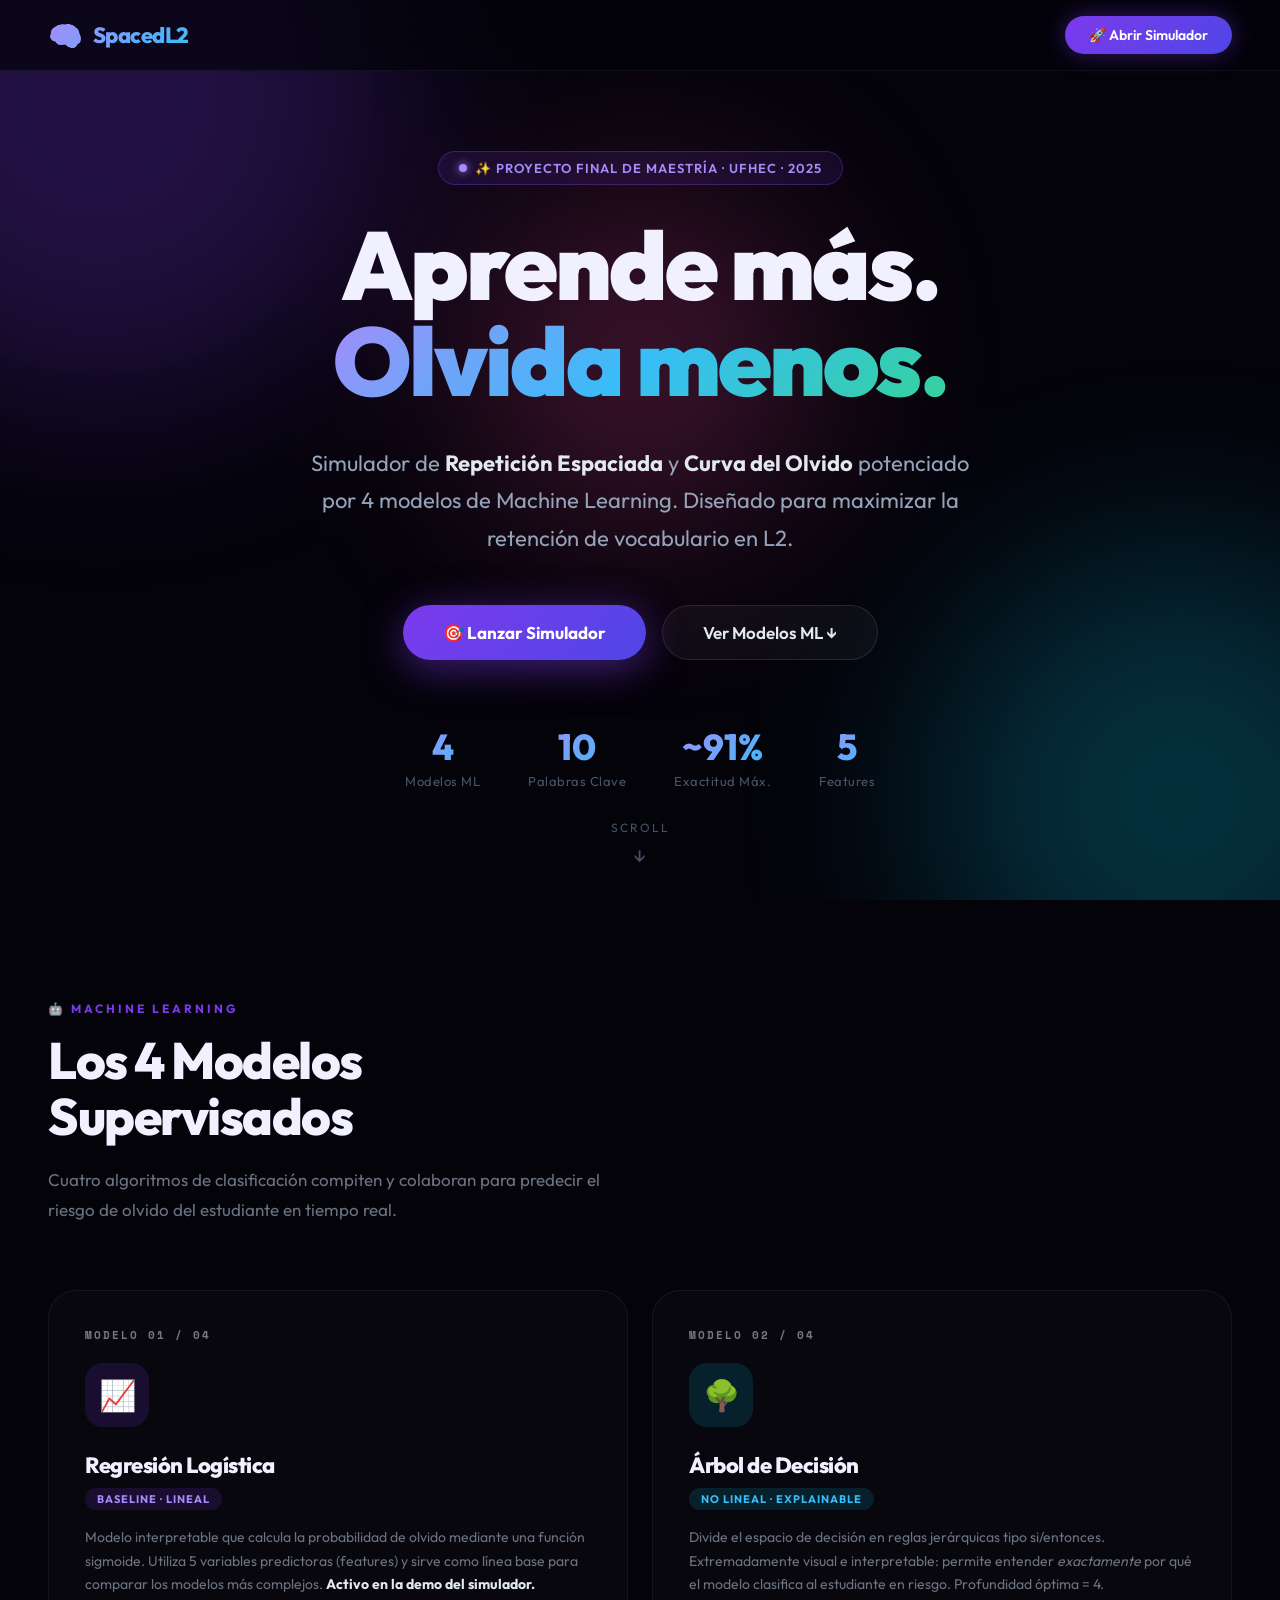
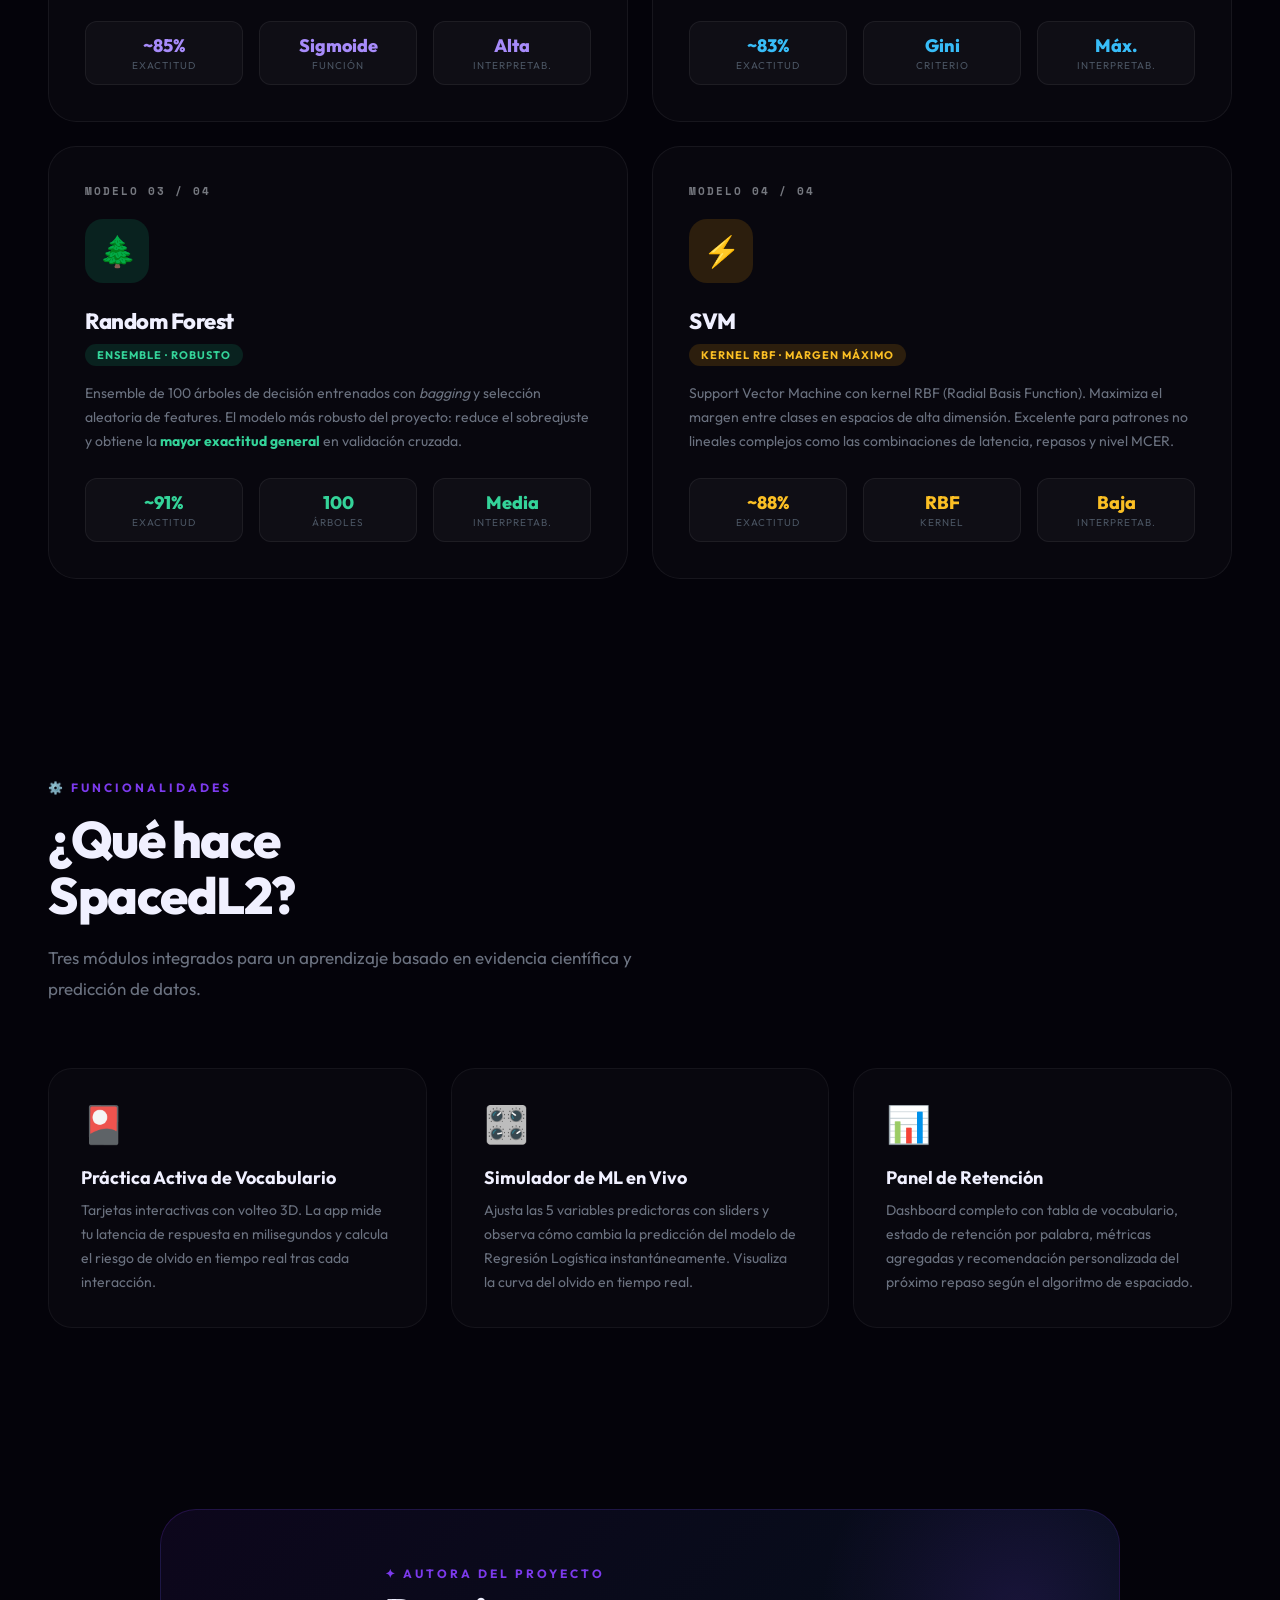
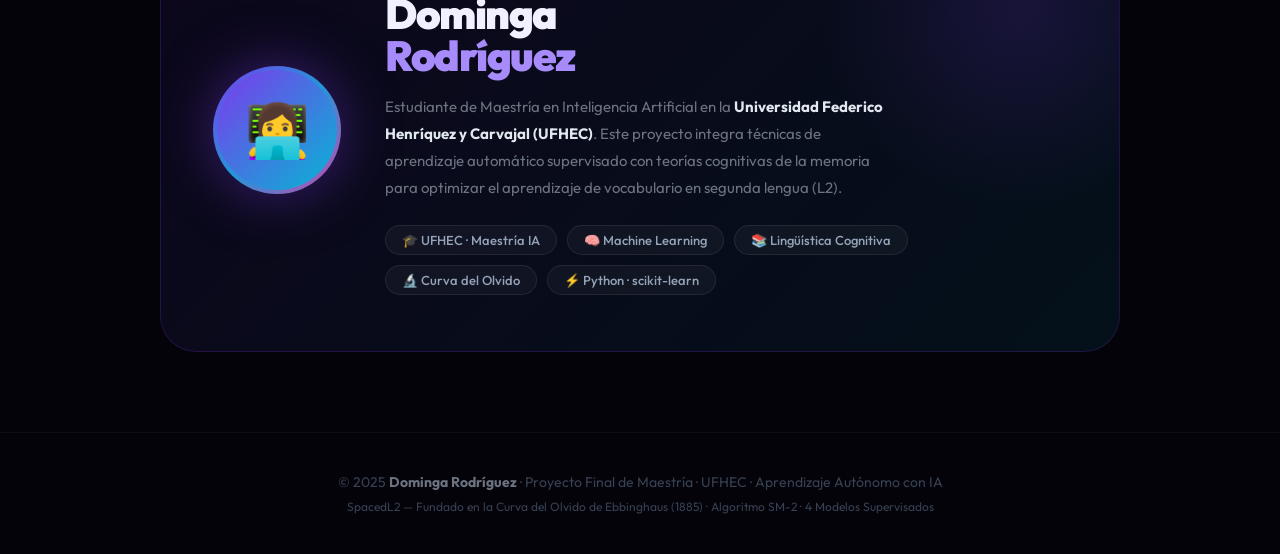
<file: index.html>
<!DOCTYPE html>
<html lang="es">
<head>
    <meta charset="UTF-8">
    <meta name="viewport" content="width=device-width, initial-scale=1.0">
    <title>SpacedL2 — Retención de Vocabulario con Machine Learning</title>
    <meta name="description" content="Proyecto Final de Maestría: Simulador de Repetición Espaciada y Curva del Olvido usando 4 modelos de Machine Learning. Por Dominga Rodríguez, UFHEC.">
    <meta name="author" content="Dominga Rodríguez">
    <link rel="preconnect" href="https://fonts.googleapis.com">
    <link rel="preconnect" href="https://fonts.gstatic.com" crossorigin>
    <link href="https://fonts.googleapis.com/css2?family=Outfit:wght@300;400;500;600;700;800;900&family=Space+Mono:wght@400;700&display=swap" rel="stylesheet">
    <link rel="stylesheet" href="style.css">
    <style>
        /* ===== LANDING PAGE STYLES ===== */
        :root {
            --accent-1: #7c3aed;
            --accent-2: #4f46e5;
            --accent-3: #06b6d4;
            --accent-4: #10b981;
            --accent-5: #f59e0b;
            --accent-6: #ec4899;
            --bg-deep: #04030a;
            --bg-mid: #080714;
            --text-primary: #f0f0ff;
            --text-muted: #6b7280;
            --glow-purple: rgba(124, 58, 237, 0.4);
            --glow-cyan: rgba(6, 182, 212, 0.4);
        }

        #landing-page {
            display: flex;
            flex-direction: column;
            min-height: 100vh;
            background: var(--bg-deep);
            overflow-x: hidden;
        }

        #app-page {
            display: none;
        }

        /* ===== ANIMATED BACKGROUND ===== */
        .bg-orbs {
            position: fixed;
            inset: 0;
            pointer-events: none;
            z-index: 0;
            overflow: hidden;
        }
        .orb {
            position: absolute;
            border-radius: 50%;
            filter: blur(100px);
            opacity: 0.25;
            animation: orbFloat 10s ease-in-out infinite alternate;
        }
        .orb-1 { width: 600px; height: 600px; background: var(--accent-1); top: -200px; left: -200px; animation-delay: 0s; }
        .orb-2 { width: 500px; height: 500px; background: var(--accent-3); bottom: -150px; right: -150px; animation-delay: -5s; }
        .orb-3 { width: 350px; height: 350px; background: var(--accent-6); top: 40%; left: 50%; transform: translate(-50%, -50%); animation-delay: -3s; }
        @keyframes orbFloat {
            from { transform: translate(0, 0) scale(1); }
            to { transform: translate(30px, -30px) scale(1.05); }
        }

        /* ===== NAVBAR ===== */
        .landing-nav {
            position: fixed;
            top: 0; left: 0; right: 0;
            z-index: 100;
            display: flex;
            justify-content: space-between;
            align-items: center;
            padding: 16px 48px;
            background: rgba(4, 3, 10, 0.7);
            backdrop-filter: blur(20px);
            border-bottom: 1px solid rgba(255,255,255,0.05);
        }
        .nav-brand {
            display: flex;
            align-items: center;
            gap: 10px;
            font-size: 22px;
            font-weight: 800;
            letter-spacing: -0.5px;
            background: linear-gradient(135deg, #a78bfa, #38bdf8);
            -webkit-background-clip: text;
            -webkit-text-fill-color: transparent;
        }
        .nav-brand span { font-size: 28px; }
        .nav-launch-btn {
            padding: 10px 24px;
            background: linear-gradient(135deg, var(--accent-1), var(--accent-2));
            color: white;
            border: none;
            border-radius: 50px;
            font-family: 'Outfit', sans-serif;
            font-size: 14px;
            font-weight: 600;
            cursor: pointer;
            transition: all 0.3s ease;
            box-shadow: 0 0 24px var(--glow-purple);
        }
        .nav-launch-btn:hover {
            transform: scale(1.05);
            box-shadow: 0 0 40px var(--glow-purple);
        }

        /* ===== HERO ===== */
        .hero {
            position: relative;
            z-index: 1;
            display: flex;
            flex-direction: column;
            align-items: center;
            justify-content: center;
            text-align: center;
            min-height: 100vh;
            padding: 120px 24px 80px;
        }
        .hero-badge {
            display: inline-flex;
            align-items: center;
            gap: 8px;
            padding: 8px 20px;
            background: rgba(124, 58, 237, 0.12);
            border: 1px solid rgba(124, 58, 237, 0.35);
            border-radius: 50px;
            font-size: 13px;
            color: #a78bfa;
            font-weight: 600;
            letter-spacing: 1px;
            text-transform: uppercase;
            margin-bottom: 32px;
            animation: fadeSlideUp 0.8s ease both;
        }
        .hero-badge::before {
            content: '';
            width: 8px; height: 8px;
            background: #a78bfa;
            border-radius: 50%;
            box-shadow: 0 0 8px #a78bfa;
            animation: pulse 2s infinite;
        }
        @keyframes pulse { 0%,100%{opacity:1;} 50%{opacity:0.3;} }

        .hero-title {
            font-size: clamp(52px, 8vw, 96px);
            font-weight: 900;
            line-height: 1;
            letter-spacing: -3px;
            color: var(--text-primary);
            margin-bottom: 12px;
            animation: fadeSlideUp 0.8s ease 0.1s both;
        }
        .hero-title .gradient-text {
            background: linear-gradient(135deg, #a78bfa 0%, #38bdf8 50%, #34d399 100%);
            -webkit-background-clip: text;
            -webkit-text-fill-color: transparent;
        }
        .hero-subtitle {
            font-size: clamp(16px, 2.5vw, 22px);
            color: #94a3b8;
            max-width: 680px;
            line-height: 1.7;
            margin: 24px auto 0;
            font-weight: 400;
            animation: fadeSlideUp 0.8s ease 0.2s both;
        }
        .hero-cta-group {
            display: flex;
            gap: 16px;
            margin-top: 48px;
            flex-wrap: wrap;
            justify-content: center;
            animation: fadeSlideUp 0.8s ease 0.3s both;
        }
        .cta-primary {
            padding: 16px 40px;
            background: linear-gradient(135deg, #7c3aed, #4f46e5);
            color: white;
            border: none;
            border-radius: 50px;
            font-family: 'Outfit', sans-serif;
            font-size: 17px;
            font-weight: 700;
            cursor: pointer;
            transition: all 0.3s ease;
            box-shadow: 0 8px 40px rgba(124, 58, 237, 0.5);
            position: relative;
            overflow: hidden;
        }
        .cta-primary::after {
            content: '';
            position: absolute;
            inset: 0;
            background: linear-gradient(135deg, rgba(255,255,255,0.15), transparent);
            opacity: 0;
            transition: opacity 0.3s;
        }
        .cta-primary:hover::after { opacity: 1; }
        .cta-primary:hover {
            transform: translateY(-3px);
            box-shadow: 0 12px 60px rgba(124, 58, 237, 0.7);
        }
        .cta-secondary {
            padding: 16px 40px;
            background: rgba(255,255,255,0.04);
            color: #e2e8f0;
            border: 1px solid rgba(255,255,255,0.1);
            border-radius: 50px;
            font-family: 'Outfit', sans-serif;
            font-size: 17px;
            font-weight: 600;
            cursor: pointer;
            transition: all 0.3s ease;
        }
        .cta-secondary:hover {
            background: rgba(255,255,255,0.08);
            transform: translateY(-2px);
        }

        /* Hero Stats */
        .hero-stats {
            display: flex;
            gap: 48px;
            margin-top: 64px;
            animation: fadeSlideUp 0.8s ease 0.4s both;
        }
        .stat-item { text-align: center; }
        .stat-num {
            font-size: 36px;
            font-weight: 800;
            background: linear-gradient(135deg, #a78bfa, #38bdf8);
            -webkit-background-clip: text;
            -webkit-text-fill-color: transparent;
        }
        .stat-label { font-size: 13px; color: #475569; margin-top: 4px; letter-spacing: 0.5px; }

        @keyframes fadeSlideUp {
            from { opacity: 0; transform: translateY(30px); }
            to { opacity: 1; transform: translateY(0); }
        }

        /* ===== SCROLL INDICATOR ===== */
        .scroll-down {
            position: absolute;
            bottom: 32px;
            left: 50%;
            transform: translateX(-50%);
            display: flex;
            flex-direction: column;
            align-items: center;
            gap: 8px;
            color: #475569;
            font-size: 12px;
            letter-spacing: 2px;
            animation: bounce 2s infinite;
        }
        .scroll-arrow { font-size: 20px; }
        @keyframes bounce { 0%,100%{transform:translateX(-50%) translateY(0);} 50%{transform:translateX(-50%) translateY(8px);} }

        /* ===== SECTION WRAPPER ===== */
        .section {
            position: relative;
            z-index: 1;
            padding: 100px 48px;
            max-width: 1280px;
            margin: 0 auto;
            width: 100%;
        }
        .section-label {
            font-size: 12px;
            font-weight: 700;
            letter-spacing: 3px;
            text-transform: uppercase;
            color: #7c3aed;
            margin-bottom: 16px;
        }
        .section-title {
            font-size: clamp(32px, 4vw, 52px);
            font-weight: 800;
            letter-spacing: -1.5px;
            color: var(--text-primary);
            line-height: 1.1;
            margin-bottom: 20px;
        }
        .section-desc {
            font-size: 17px;
            color: #6b7280;
            max-width: 600px;
            line-height: 1.8;
        }
        .section-header { margin-bottom: 64px; }

        /* ===== ML MODELS SECTION ===== */
        .models-grid {
            display: grid;
            grid-template-columns: repeat(2, 1fr);
            gap: 24px;
        }
        .model-card {
            position: relative;
            background: rgba(255,255,255,0.02);
            border: 1px solid rgba(255,255,255,0.06);
            border-radius: 28px;
            padding: 36px;
            overflow: hidden;
            cursor: default;
            transition: all 0.4s cubic-bezier(0.4, 0, 0.2, 1);
        }
        .model-card::before {
            content: '';
            position: absolute;
            inset: 0;
            border-radius: 28px;
            background: var(--card-glow);
            opacity: 0;
            transition: opacity 0.4s;
        }
        .model-card:hover::before { opacity: 1; }
        .model-card:hover {
            transform: translateY(-6px);
            border-color: var(--card-accent);
            box-shadow: 0 20px 60px var(--card-shadow);
        }
        .model-card.card-lr {
            --card-accent: rgba(124, 58, 237, 0.5);
            --card-glow: linear-gradient(135deg, rgba(124,58,237,0.06), transparent);
            --card-shadow: rgba(124, 58, 237, 0.2);
        }
        .model-card.card-dt {
            --card-accent: rgba(6, 182, 212, 0.5);
            --card-glow: linear-gradient(135deg, rgba(6,182,212,0.06), transparent);
            --card-shadow: rgba(6, 182, 212, 0.2);
        }
        .model-card.card-rf {
            --card-accent: rgba(16, 185, 129, 0.5);
            --card-glow: linear-gradient(135deg, rgba(16,185,129,0.06), transparent);
            --card-shadow: rgba(16, 185, 129, 0.2);
        }
        .model-card.card-svm {
            --card-accent: rgba(245, 158, 11, 0.5);
            --card-glow: linear-gradient(135deg, rgba(245,158,11,0.06), transparent);
            --card-shadow: rgba(245, 158, 11, 0.2);
        }

        .model-number {
            font-family: 'Space Mono', monospace;
            font-size: 11px;
            font-weight: 700;
            letter-spacing: 2px;
            margin-bottom: 20px;
            opacity: 0.5;
        }
        .model-icon-wrap {
            width: 64px; height: 64px;
            border-radius: 18px;
            display: flex;
            align-items: center;
            justify-content: center;
            font-size: 30px;
            margin-bottom: 24px;
        }
        .card-lr .model-icon-wrap { background: rgba(124,58,237,0.15); }
        .card-dt .model-icon-wrap { background: rgba(6,182,212,0.15); }
        .card-rf .model-icon-wrap { background: rgba(16,185,129,0.15); }
        .card-svm .model-icon-wrap { background: rgba(245,158,11,0.15); }

        .model-name {
            font-size: 22px;
            font-weight: 800;
            color: var(--text-primary);
            letter-spacing: -0.5px;
            margin-bottom: 8px;
        }
        .model-tag {
            display: inline-block;
            padding: 4px 12px;
            border-radius: 50px;
            font-size: 11px;
            font-weight: 700;
            letter-spacing: 1px;
            text-transform: uppercase;
            margin-bottom: 16px;
        }
        .card-lr .model-tag { background: rgba(124,58,237,0.15); color: #a78bfa; }
        .card-dt .model-tag { background: rgba(6,182,212,0.15); color: #38bdf8; }
        .card-rf .model-tag { background: rgba(16,185,129,0.15); color: #34d399; }
        .card-svm .model-tag { background: rgba(245,158,11,0.15); color: #fbbf24; }

        .model-desc {
            font-size: 14px;
            color: #6b7280;
            line-height: 1.7;
            margin-bottom: 24px;
        }
        .model-metrics {
            display: flex;
            gap: 16px;
        }
        .metric-pill {
            flex: 1;
            background: rgba(255,255,255,0.03);
            border: 1px solid rgba(255,255,255,0.06);
            border-radius: 12px;
            padding: 12px;
            text-align: center;
        }
        .metric-pill-val {
            font-size: 18px;
            font-weight: 800;
            color: var(--text-primary);
        }
        .metric-pill-key {
            font-size: 10px;
            color: #4b5563;
            text-transform: uppercase;
            letter-spacing: 1px;
            margin-top: 2px;
        }
        .card-lr .metric-pill-val { color: #a78bfa; }
        .card-dt .metric-pill-val { color: #38bdf8; }
        .card-rf .metric-pill-val { color: #34d399; }
        .card-svm .metric-pill-val { color: #fbbf24; }

        /* ===== FEATURES SECTION ===== */
        .features-row {
            display: grid;
            grid-template-columns: repeat(3, 1fr);
            gap: 24px;
        }
        .feature-card {
            background: rgba(255,255,255,0.02);
            border: 1px solid rgba(255,255,255,0.05);
            border-radius: 24px;
            padding: 32px;
            transition: all 0.3s ease;
        }
        .feature-card:hover {
            background: rgba(255,255,255,0.04);
            transform: translateY(-4px);
            border-color: rgba(255,255,255,0.1);
        }
        .feature-icon {
            font-size: 36px;
            margin-bottom: 20px;
            display: block;
        }
        .feature-title {
            font-size: 18px;
            font-weight: 700;
            color: var(--text-primary);
            margin-bottom: 10px;
        }
        .feature-text {
            font-size: 14px;
            color: #6b7280;
            line-height: 1.7;
        }

        /* ===== AUTHOR SECTION ===== */
        .author-section {
            position: relative;
            z-index: 1;
            padding: 80px 48px;
        }
        .author-card {
            max-width: 960px;
            margin: 0 auto;
            background: linear-gradient(135deg, rgba(124,58,237,0.08), rgba(6,182,212,0.08));
            border: 1px solid rgba(124,58,237,0.2);
            border-radius: 36px;
            padding: 56px;
            display: flex;
            align-items: center;
            gap: 48px;
            position: relative;
            overflow: hidden;
        }
        .author-card::before {
            content: '';
            position: absolute;
            top: -100px; right: -100px;
            width: 400px; height: 400px;
            background: radial-gradient(circle, rgba(124,58,237,0.15), transparent 70%);
            pointer-events: none;
        }
        .author-avatar {
            flex-shrink: 0;
            width: 120px; height: 120px;
            border-radius: 50%;
            background: linear-gradient(135deg, #7c3aed, #06b6d4);
            display: flex;
            align-items: center;
            justify-content: center;
            font-size: 52px;
            box-shadow: 0 0 60px rgba(124,58,237,0.5);
            position: relative;
        }
        .author-avatar::after {
            content: '';
            position: absolute;
            inset: -4px;
            border-radius: 50%;
            background: linear-gradient(135deg, #7c3aed, #06b6d4, #ec4899);
            z-index: -1;
        }
        .author-info { flex-grow: 1; }
        .author-role {
            font-size: 12px;
            font-weight: 700;
            letter-spacing: 3px;
            text-transform: uppercase;
            color: #7c3aed;
            margin-bottom: 12px;
        }
        .author-name {
            font-size: 42px;
            font-weight: 900;
            letter-spacing: -1.5px;
            color: var(--text-primary);
            line-height: 1;
            margin-bottom: 16px;
        }
        .author-name .accent { color: #a78bfa; }
        .author-bio {
            font-size: 15px;
            color: #6b7280;
            line-height: 1.8;
            max-width: 500px;
            margin-bottom: 24px;
        }
        .author-tags {
            display: flex;
            flex-wrap: wrap;
            gap: 10px;
        }
        .author-tag {
            padding: 6px 16px;
            background: rgba(255,255,255,0.04);
            border: 1px solid rgba(255,255,255,0.08);
            border-radius: 50px;
            font-size: 13px;
            color: #94a3b8;
            font-weight: 500;
        }

        /* ===== FOOTER ===== */
        .landing-footer {
            position: relative;
            z-index: 1;
            text-align: center;
            padding: 40px 24px;
            border-top: 1px solid rgba(255,255,255,0.04);
            color: #374151;
            font-size: 14px;
        }
        .landing-footer strong { color: #6b7280; }

        /* ===== SEPARATOR ===== */
        .section-separator {
            border: none;
            height: 1px;
            background: linear-gradient(90deg, transparent, rgba(255,255,255,0.06), transparent);
            max-width: 1280px;
            margin: 0 auto;
        }

        /* ===== APP TOGGLE BUTTON ===== */
        .back-btn {
            position: fixed;
            top: 20px;
            left: 20px;
            z-index: 200;
            display: none;
            align-items: center;
            gap: 8px;
            padding: 10px 20px;
            background: rgba(10,9,20,0.9);
            border: 1px solid rgba(255,255,255,0.08);
            border-radius: 50px;
            color: #94a3b8;
            font-family: 'Outfit', sans-serif;
            font-size: 14px;
            font-weight: 600;
            cursor: pointer;
            backdrop-filter: blur(16px);
            transition: all 0.3s;
        }
        .back-btn:hover { color: white; border-color: rgba(255,255,255,0.15); }

        /* ===== RESPONSIVE ===== */
        @media (max-width: 768px) {
            .landing-nav { padding: 14px 20px; }
            .section { padding: 60px 20px; }
            .models-grid { grid-template-columns: 1fr; }
            .features-row { grid-template-columns: 1fr; }
            .author-card { flex-direction: column; text-align: center; padding: 36px 24px; }
            .author-tags { justify-content: center; }
            .hero-stats { gap: 24px; }
        }
    </style>
</head>
<body>
    <!-- ===== ANIMATED BG ===== -->
    <div class="bg-orbs">
        <div class="orb orb-1"></div>
        <div class="orb orb-2"></div>
        <div class="orb orb-3"></div>
    </div>

    <!-- ===== BACK BUTTON (shows when in app mode) ===== -->
    <button class="back-btn" id="back-to-landing" onclick="showLanding()">
        ← Volver al Inicio
    </button>

    <!-- ============================= -->
    <!--        LANDING PAGE           -->
    <!-- ============================= -->
    <div id="landing-page">

        <!-- NAVBAR -->
        <nav class="landing-nav">
            <div class="nav-brand">
                <span>🧠</span> SpacedL2
            </div>
            <button class="nav-launch-btn" onclick="showApp()">
                🚀 Abrir Simulador
            </button>
        </nav>

        <!-- HERO -->
        <section class="hero">
            <div class="hero-badge">✨ Proyecto Final de Maestría · UFHEC · 2025</div>
            <h1 class="hero-title">
                Aprende más.<br>
                <span class="gradient-text">Olvida menos.</span>
            </h1>
            <p class="hero-subtitle">
                Simulador de <strong style="color:#e2e8f0;">Repetición Espaciada</strong> y <strong style="color:#e2e8f0;">Curva del Olvido</strong> potenciado por 4 modelos de Machine Learning. Diseñado para maximizar la retención de vocabulario en L2.
            </p>
            <div class="hero-cta-group">
                <button class="cta-primary" onclick="showApp()">
                    🎯 Lanzar Simulador
                </button>
                <button class="cta-secondary" onclick="scrollToModels()">
                    Ver Modelos ML ↓
                </button>
            </div>
            <div class="hero-stats">
                <div class="stat-item">
                    <div class="stat-num">4</div>
                    <div class="stat-label">Modelos ML</div>
                </div>
                <div class="stat-item">
                    <div class="stat-num">10</div>
                    <div class="stat-label">Palabras Clave</div>
                </div>
                <div class="stat-item">
                    <div class="stat-num">~91%</div>
                    <div class="stat-label">Exactitud Máx.</div>
                </div>
                <div class="stat-item">
                    <div class="stat-num">5</div>
                    <div class="stat-label">Features</div>
                </div>
            </div>
            <div class="scroll-down">
                <span>SCROLL</span>
                <span class="scroll-arrow">↓</span>
            </div>
        </section>

        <hr class="section-separator">

        <!-- ML MODELS SECTION -->
        <section class="section" id="models-section">
            <div class="section-header">
                <div class="section-label">🤖 Machine Learning</div>
                <h2 class="section-title">Los 4 Modelos<br>Supervisados</h2>
                <p class="section-desc">
                    Cuatro algoritmos de clasificación compiten y colaboran para predecir el riesgo de olvido del estudiante en tiempo real.
                </p>
            </div>

            <div class="models-grid">

                <!-- MODEL 1: Logistic Regression -->
                <div class="model-card card-lr">
                    <div class="model-number">MODELO 01 / 04</div>
                    <div class="model-icon-wrap">📈</div>
                    <div class="model-name">Regresión Logística</div>
                    <div class="model-tag">Baseline · Lineal</div>
                    <p class="model-desc">
                        Modelo interpretable que calcula la probabilidad de olvido mediante una función sigmoide. Utiliza 5 variables predictoras (features) y sirve como línea base para comparar los modelos más complejos. <strong style="color:#e2e8f0;">Activo en la demo del simulador.</strong>
                    </p>
                    <div class="model-metrics">
                        <div class="metric-pill">
                            <div class="metric-pill-val">~85%</div>
                            <div class="metric-pill-key">Exactitud</div>
                        </div>
                        <div class="metric-pill">
                            <div class="metric-pill-val">Sigmoide</div>
                            <div class="metric-pill-key">Función</div>
                        </div>
                        <div class="metric-pill">
                            <div class="metric-pill-val">Alta</div>
                            <div class="metric-pill-key">Interpretab.</div>
                        </div>
                    </div>
                </div>

                <!-- MODEL 2: Decision Tree -->
                <div class="model-card card-dt">
                    <div class="model-number">MODELO 02 / 04</div>
                    <div class="model-icon-wrap">🌳</div>
                    <div class="model-name">Árbol de Decisión</div>
                    <div class="model-tag">No Lineal · Explainable</div>
                    <p class="model-desc">
                        Divide el espacio de decisión en reglas jerárquicas tipo si/entonces. Extremadamente visual e interpretable: permite entender <em>exactamente</em> por qué el modelo clasifica al estudiante en riesgo. Profundidad óptima = 4.
                    </p>
                    <div class="model-metrics">
                        <div class="metric-pill">
                            <div class="metric-pill-val">~83%</div>
                            <div class="metric-pill-key">Exactitud</div>
                        </div>
                        <div class="metric-pill">
                            <div class="metric-pill-val">Gini</div>
                            <div class="metric-pill-key">Criterio</div>
                        </div>
                        <div class="metric-pill">
                            <div class="metric-pill-val">Máx.</div>
                            <div class="metric-pill-key">Interpretab.</div>
                        </div>
                    </div>
                </div>

                <!-- MODEL 3: Random Forest -->
                <div class="model-card card-rf">
                    <div class="model-number">MODELO 03 / 04</div>
                    <div class="model-icon-wrap">🌲</div>
                    <div class="model-name">Random Forest</div>
                    <div class="model-tag">Ensemble · Robusto</div>
                    <p class="model-desc">
                        Ensemble de 100 árboles de decisión entrenados con <em>bagging</em> y selección aleatoria de features. El modelo más robusto del proyecto: reduce el sobreajuste y obtiene la <strong style="color:#34d399;">mayor exactitud general</strong> en validación cruzada.
                    </p>
                    <div class="model-metrics">
                        <div class="metric-pill">
                            <div class="metric-pill-val">~91%</div>
                            <div class="metric-pill-key">Exactitud</div>
                        </div>
                        <div class="metric-pill">
                            <div class="metric-pill-val">100</div>
                            <div class="metric-pill-key">Árboles</div>
                        </div>
                        <div class="metric-pill">
                            <div class="metric-pill-val">Media</div>
                            <div class="metric-pill-key">Interpretab.</div>
                        </div>
                    </div>
                </div>

                <!-- MODEL 4: SVM -->
                <div class="model-card card-svm">
                    <div class="model-number">MODELO 04 / 04</div>
                    <div class="model-icon-wrap">⚡</div>
                    <div class="model-name">SVM</div>
                    <div class="model-tag">Kernel RBF · Margen Máximo</div>
                    <p class="model-desc">
                        Support Vector Machine con kernel RBF (Radial Basis Function). Maximiza el margen entre clases en espacios de alta dimensión. Excelente para patrones no lineales complejos como las combinaciones de latencia, repasos y nivel MCER.
                    </p>
                    <div class="model-metrics">
                        <div class="metric-pill">
                            <div class="metric-pill-val">~88%</div>
                            <div class="metric-pill-key">Exactitud</div>
                        </div>
                        <div class="metric-pill">
                            <div class="metric-pill-val">RBF</div>
                            <div class="metric-pill-key">Kernel</div>
                        </div>
                        <div class="metric-pill">
                            <div class="metric-pill-val">Baja</div>
                            <div class="metric-pill-key">Interpretab.</div>
                        </div>
                    </div>
                </div>
            </div>
        </section>

        <hr class="section-separator">

        <!-- FEATURES SECTION -->
        <section class="section">
            <div class="section-header">
                <div class="section-label">⚙️ Funcionalidades</div>
                <h2 class="section-title">¿Qué hace<br>SpacedL2?</h2>
                <p class="section-desc">Tres módulos integrados para un aprendizaje basado en evidencia científica y predicción de datos.</p>
            </div>
            <div class="features-row">
                <div class="feature-card">
                    <span class="feature-icon">🎴</span>
                    <div class="feature-title">Práctica Activa de Vocabulario</div>
                    <p class="feature-text">Tarjetas interactivas con volteo 3D. La app mide tu latencia de respuesta en milisegundos y calcula el riesgo de olvido en tiempo real tras cada interacción.</p>
                </div>
                <div class="feature-card">
                    <span class="feature-icon">🎛️</span>
                    <div class="feature-title">Simulador de ML en Vivo</div>
                    <p class="feature-text">Ajusta las 5 variables predictoras con sliders y observa cómo cambia la predicción del modelo de Regresión Logística instantáneamente. Visualiza la curva del olvido en tiempo real.</p>
                </div>
                <div class="feature-card">
                    <span class="feature-icon">📊</span>
                    <div class="feature-title">Panel de Retención</div>
                    <p class="feature-text">Dashboard completo con tabla de vocabulario, estado de retención por palabra, métricas agregadas y recomendación personalizada del próximo repaso según el algoritmo de espaciado.</p>
                </div>
            </div>
        </section>

        <hr class="section-separator">

        <!-- AUTHOR SECTION -->
        <section class="author-section">
            <div class="author-card">
                <div class="author-avatar">👩‍💻</div>
                <div class="author-info">
                    <div class="author-role">✦ Autora del Proyecto</div>
                    <div class="author-name">
                        Dominga<br><span class="accent">Rodríguez</span>
                    </div>
                    <p class="author-bio">
                        Estudiante de Maestría en Inteligencia Artificial en la <strong style="color:#e2e8f0;">Universidad Federico Henríquez y Carvajal (UFHEC)</strong>. Este proyecto integra técnicas de aprendizaje automático supervisado con teorías cognitivas de la memoria para optimizar el aprendizaje de vocabulario en segunda lengua (L2).
                    </p>
                    <div class="author-tags">
                        <span class="author-tag">🎓 UFHEC · Maestría IA</span>
                        <span class="author-tag">🧠 Machine Learning</span>
                        <span class="author-tag">📚 Lingüística Cognitiva</span>
                        <span class="author-tag">🔬 Curva del Olvido</span>
                        <span class="author-tag">⚡ Python · scikit-learn</span>
                    </div>
                </div>
            </div>
        </section>

        <!-- FOOTER -->
        <footer class="landing-footer">
            <p>© 2025 <strong>Dominga Rodríguez</strong> · Proyecto Final de Maestría · UFHEC · Aprendizaje Autónomo con IA</p>
            <p style="margin-top:8px; font-size:12px;">SpacedL2 — Fundado en la Curva del Olvido de Ebbinghaus (1885) · Algoritmo SM-2 · 4 Modelos Supervisados</p>
        </footer>

    </div><!-- end #landing-page -->


    <!-- ============================= -->
    <!--          APP PAGE             -->
    <!-- ============================= -->
    <div id="app-page">
        <div class="app-container">
            <!-- Sidebar Navigation -->
            <aside class="sidebar">
                <div class="logo-area">
                    <div class="logo-icon">🧠</div>
                    <span class="logo-text">SpacedL2</span>
                </div>
                <nav class="nav-menu">
                    <button class="nav-item active" data-tab="practice" id="btn-practice">
                        <span class="nav-icon">🎴</span> Práctica Activa
                    </button>
                    <button class="nav-item" data-tab="simulator" id="btn-simulator">
                        <span class="nav-icon">🎛️</span> Simulador ML
                    </button>
                    <button class="nav-item" data-tab="dashboard" id="btn-dashboard">
                        <span class="nav-icon">📊</span> Panel de Retención
                    </button>
                </nav>
                <div class="user-status">
                    <div class="status-avatar">🎓</div>
                    <div class="status-info">
                        <p class="user-name">Dominga Rodríguez</p>
                        <span class="user-level" id="nav-user-level">Nivel: B1 (Intermedio)</span>
                    </div>
                </div>
            </aside>

            <!-- Main Workspace -->
            <main class="main-content">
                <!-- Header -->
                <header class="app-header">
                    <div>
                        <h1 id="page-title">Práctica Activa de Vocabulario</h1>
                        <p class="subtitle" id="page-subtitle">Refuerza tu memoria en el momento exacto usando Machine Learning.</p>
                    </div>
                    <div class="header-widgets">
                        <div class="mcer-badge">
                            <span>Ajustar mi Nivel:</span>
                            <select id="user-mcer-select">
                                <option value="A1">A1 (Principiante)</option>
                                <option value="A2">A2 (Básico)</option>
                                <option value="B1" selected>B1 (Pre-Intermedio)</option>
                                <option value="B2">B2 (Intermedio Alto)</option>
                                <option value="C1">C1 (Avanzado)</option>
                                <option value="C2">C2 (Maestría)</option>
                            </select>
                        </div>
                    </div>
                </header>

                <!-- TAB 1: Practice Cards -->
                <section id="tab-practice" class="tab-panel active">
                    <div class="practice-layout">
                        <div class="card-column">
                            <div class="flashcard-container">
                                <div class="flashcard" id="flashcard">
                                    <div class="flashcard-front">
                                        <span class="word-category" id="card-category">Adjetivo</span>
                                        <h2 class="word-text" id="card-word">reluctant</h2>
                                        <p class="word-pronunciation" id="card-pronunciation">/rɪˈlʌk.tənt/</p>
                                        <p class="tap-hint">Haz clic para voltear la tarjeta</p>
                                    </div>
                                    <div class="flashcard-back">
                                        <span class="word-category">Traducción</span>
                                        <h2 class="word-meaning" id="card-translation">renuente / inclinado a evitar</h2>
                                        <div class="example-box">
                                            <p class="example-en" id="card-example-en">"She was reluctant to admit she was wrong."</p>
                                            <p class="example-es" id="card-example-es">"Ella era renuente a admitir que estaba equivocada."</p>
                                        </div>
                                        <p class="tap-hint">Haz clic para volver al frente</p>
                                    </div>
                                </div>
                            </div>
                            <div class="action-buttons-container">
                                <p class="question-prompt">¿Recordaste la palabra antes de voltear la tarjeta?</p>
                                <div class="buttons-row">
                                    <button class="btn btn-danger" id="btn-forgot"><span>❌</span> Lo olvidé</button>
                                    <button class="btn btn-success" id="btn-remembered"><span>✓</span> Lo recordé</button>
                                </div>
                                <div class="next-card-row">
                                    <span class="card-progress" id="card-progress">Tarjeta 1 de 10</span>
                                    <button class="btn btn-next" id="btn-next-card">Siguiente Tarjeta →</button>
                                </div>
                            </div>
                        </div>

                        <div class="telemetry-column">
                            <div class="glass-card telemetry-card">
                                <h3>Telemetría de la Interacción</h3>
                                <div class="metric-list">
                                    <div class="metric-item">
                                        <span class="metric-label">Tiempo de Respuesta (Latencia):</span>
                                        <span class="metric-value highlight" id="telemetry-latency">0 ms</span>
                                    </div>
                                    <div class="metric-item">
                                        <span class="metric-label">Dificultad Intrínseca:</span>
                                        <span class="metric-value" id="telemetry-difficulty">Media</span>
                                    </div>
                                    <div class="metric-item">
                                        <span class="metric-label">Número de Repasos:</span>
                                        <span class="metric-value" id="telemetry-reviews">3</span>
                                    </div>
                                    <div class="metric-item">
                                        <span class="metric-label">Tasa Histórica de Aciertos:</span>
                                        <span class="metric-value" id="telemetry-accuracy">85%</span>
                                    </div>
                                    <div class="metric-item">
                                        <span class="metric-label">Horas desde Último Repaso:</span>
                                        <span class="metric-value" id="telemetry-elapsed">72h (3 días)</span>
                                    </div>
                                </div>
                                <div class="divider"></div>
                                <h3>Predicción de la Curva del Olvido</h3>
                                <div class="prediction-box" id="practice-prediction-box">
                                    <div class="probability-bar-container">
                                        <div class="probability-label">
                                            <span>Riesgo de Olvido (Probabilidad):</span>
                                            <span class="prob-num" id="practice-prob-val">24.5%</span>
                                        </div>
                                        <div class="probability-bar">
                                            <div class="probability-fill" id="practice-prob-fill" style="width: 24.5%"></div>
                                        </div>
                                    </div>
                                    <div class="recommendation-badge" id="practice-rec-badge">
                                        Retención Estable - Repasar en 8 días
                                    </div>
                                </div>
                            </div>
                        </div>
                    </div>
                </section>

                <!-- TAB 2: ML Simulator -->
                <section id="tab-simulator" class="tab-panel">
                    <div class="simulator-layout">
                        <div class="glass-card controls-card">
                            <h2>Ajuste de Variables Predictoras (Features)</h2>
                            <p class="description">Modifica los deslizadores para simular el comportamiento de un estudiante y ver los resultados inmediatos de la Regresión Logística.</p>
                            <div class="control-group">
                                <label class="control-label">
                                    <span>Horas sin repasar:</span>
                                    <span class="control-value" id="val-elapsed">72 h</span>
                                </label>
                                <input type="range" id="slider-elapsed" min="1" max="720" value="72" class="slider">
                            </div>
                            <div class="control-group">
                                <label class="control-label">
                                    <span>Latencia de respuesta:</span>
                                    <span class="control-value" id="val-latency">2500 ms</span>
                                </label>
                                <input type="range" id="slider-latency" min="400" max="10000" step="100" value="2500" class="slider">
                            </div>
                            <div class="control-group">
                                <label class="control-label">
                                    <span>Cantidad de repasos previos:</span>
                                    <span class="control-value" id="val-reviews">3</span>
                                </label>
                                <input type="range" id="slider-reviews" min="1" max="15" value="3" class="slider">
                            </div>
                            <div class="control-group">
                                <label class="control-label">
                                    <span>Porcentaje histórico de aciertos:</span>
                                    <span class="control-value" id="val-accuracy">85 %</span>
                                </label>
                                <input type="range" id="slider-accuracy" min="0" max="100" value="85" class="slider">
                            </div>
                            <div class="control-grid-2">
                                <div class="control-group">
                                    <label class="control-label">Dificultad de la Palabra:</label>
                                    <select id="select-difficulty" class="input-select">
                                        <option value="Baja">Baja (Frecuente / Corta)</option>
                                        <option value="Media" selected>Media (Normal)</option>
                                        <option value="Alta">Alta (Phrasal Verbs / Expresiones)</option>
                                    </select>
                                </div>
                                <div class="control-group">
                                    <label class="control-label">Nivel MCER Estudiante:</label>
                                    <select id="select-mcer" class="input-select">
                                        <option value="A1">A1 (Básico Inicial)</option>
                                        <option value="A2">A2 (Básico Superior)</option>
                                        <option value="B1" selected>B1 (Pre-Intermedio)</option>
                                        <option value="B2">B2 (Intermedio Alto)</option>
                                        <option value="C1">C1 (Avanzado)</option>
                                        <option value="C2">C2 (Fluidez Total)</option>
                                    </select>
                                </div>
                            </div>
                        </div>

                        <div class="glass-card output-card">
                            <h2>Predicción en Tiempo Real del Modelo</h2>
                            <div class="big-metric-container">
                                <div class="probability-circle-wrap">
                                    <svg class="progress-ring" width="160" height="160">
                                        <circle class="progress-ring__circle-bg" stroke="#1f2937" stroke-width="12" fill="transparent" r="70" cx="80" cy="80"/>
                                        <circle class="progress-ring__circle" id="sim-progress-circle" stroke="#10b981" stroke-width="12" fill="transparent" r="70" cx="80" cy="80"/>
                                    </svg>
                                    <div class="probability-percentage" id="sim-prob-percent">24.5%</div>
                                </div>
                                <p class="metric-title">Probabilidad de Olvido Calculada</p>
                            </div>
                            <div class="decision-box" id="sim-decision-box">
                                <div class="decision-title">Clasificación de Intervención:</div>
                                <div class="decision-value" id="sim-decision-val">Retención Segura (0)</div>
                                <div class="decision-desc" id="sim-decision-desc">El estudiante recuerda la palabra con un nivel de confianza estable. No requiere repasar hoy.</div>
                            </div>
                            <div class="divider"></div>
                            <h3>Recomendación de Repetición Espaciada</h3>
                            <div class="recommendation-result">
                                <div class="rec-interval-label">Próximo repaso sugerido en:</div>
                                <div class="rec-interval-days" id="sim-rec-days">8 días</div>
                                <div class="rec-formula-note">Calculado dinámicamente: el intervalo se expande a mayor cantidad de repasos exitosos y menores tiempos de respuesta (latencias).</div>
                            </div>
                        </div>
                    </div>
                </section>

                <!-- TAB 3: Dashboard -->
                <section id="tab-dashboard" class="tab-panel">
                    <div class="dashboard-metrics">
                        <div class="glass-card metric-box">
                            <span class="box-icon">📚</span>
                            <div class="box-data">
                                <span class="box-num" id="dash-total-words">10</span>
                                <span class="box-label">Palabras en Estudio</span>
                            </div>
                        </div>
                        <div class="glass-card metric-box success">
                            <span class="box-icon">✅</span>
                            <div class="box-data">
                                <span class="box-num" id="dash-retained-words">7</span>
                                <span class="box-label">Retención Segura (R ≥ 50%)</span>
                            </div>
                        </div>
                        <div class="glass-card metric-box danger">
                            <span class="box-icon">⚠️</span>
                            <div class="box-data">
                                <span class="box-num" id="dash-forgot-words">3</span>
                                <span class="box-label">En Riesgo (Repasar Hoy)</span>
                            </div>
                        </div>
                    </div>
                    <div class="glass-card table-card">
                        <div class="table-header-row">
                            <h2>Listado de Vocabulario y Estado de Retención</h2>
                            <button class="btn btn-secondary" id="btn-reset-vocab">Restablecer Todo</button>
                        </div>
                        <div class="table-responsive">
                            <table class="vocab-table">
                                <thead>
                                    <tr>
                                        <th>Palabra</th>
                                        <th>Categoría</th>
                                        <th>Dificultad</th>
                                        <th>Repasos</th>
                                        <th>Último Repaso</th>
                                        <th>Riesgo de Olvido</th>
                                        <th>Estado / Próximo Repaso</th>
                                    </tr>
                                </thead>
                                <tbody id="vocab-table-body">
                                    <!-- Dynamic rows -->
                                </tbody>
                            </table>
                        </div>
                    </div>
                </section>
            </main>
        </div>
    </div><!-- end #app-page -->

    <script>
        function showApp() {
            document.getElementById('landing-page').style.display = 'none';
            document.getElementById('app-page').style.display = 'block';
            document.getElementById('back-to-landing').style.display = 'flex';
        }
        function showLanding() {
            document.getElementById('landing-page').style.display = 'flex';
            document.getElementById('app-page').style.display = 'none';
            document.getElementById('back-to-landing').style.display = 'none';
        }
        function scrollToModels() {
            document.getElementById('models-section').scrollIntoView({ behavior: 'smooth' });
        }
    </script>
    <script src="script.js" defer></script>
</body>
</html>
</file>
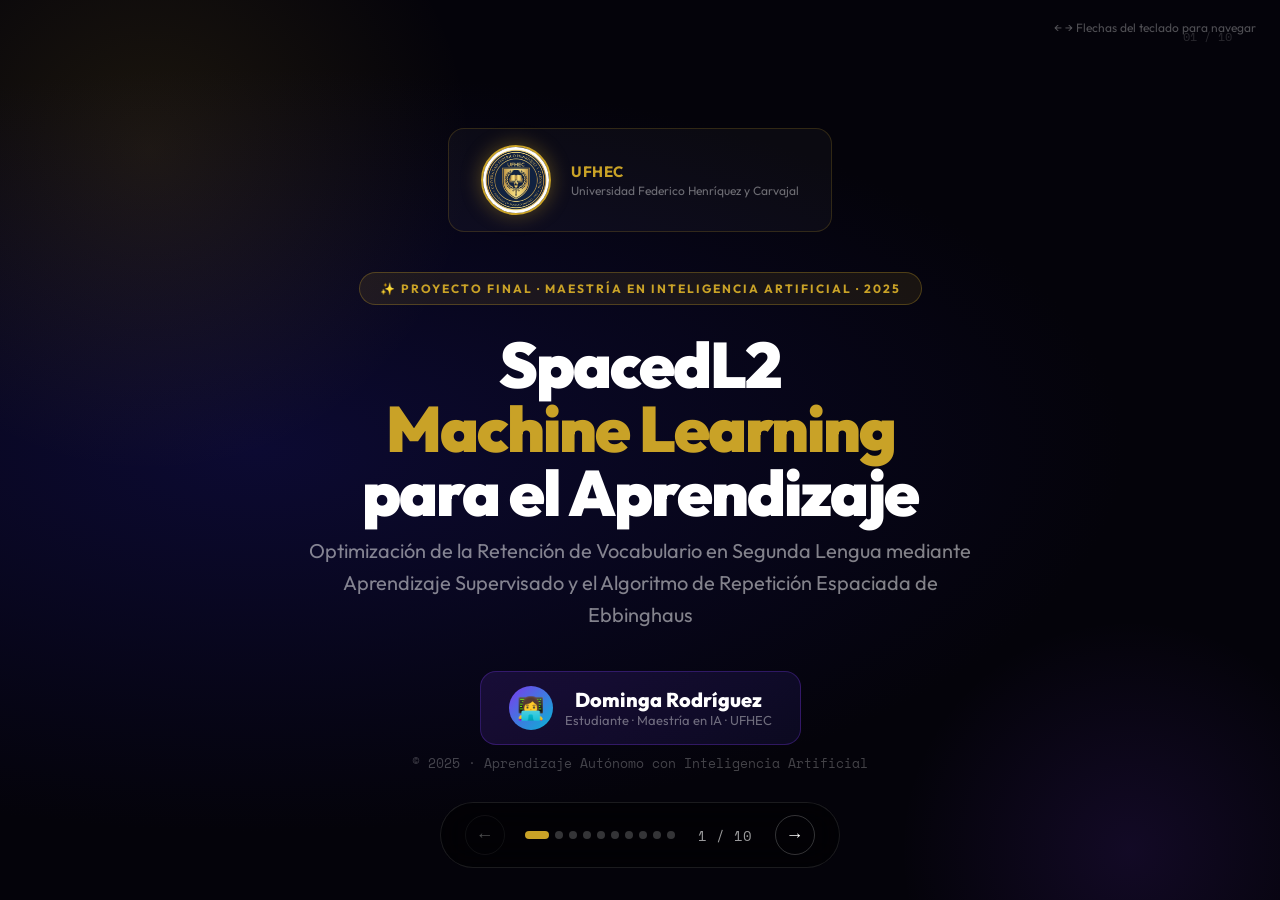
<file: presentacion.html>
<!DOCTYPE html>
<html lang="es">
<head>
<meta charset="UTF-8">
<meta name="viewport" content="width=device-width, initial-scale=1.0">
<title>SpacedL2 — Presentación Proyecto Final · Dominga Rodríguez · UFHEC</title>
<meta name="description" content="Presentación del Proyecto Final de Maestría: Optimización de la Retención de Vocabulario en L2 mediante Machine Learning. Dominga Rodríguez, UFHEC 2025.">
<link rel="preconnect" href="https://fonts.googleapis.com">
<link rel="preconnect" href="https://fonts.gstatic.com" crossorigin>
<link href="https://fonts.googleapis.com/css2?family=Outfit:wght@300;400;500;600;700;800;900&family=Space+Mono:wght@400;700&display=swap" rel="stylesheet">
<style>
  :root {
    --navy: #0a0f2e;
    --gold: #c9a227;
    --gold-light: #f0c040;
    --purple: #7c3aed;
    --cyan: #06b6d4;
    --green: #10b981;
    --red: #ef4444;
    --amber: #f59e0b;
    --white: #ffffff;
    --gray: #94a3b8;
    --slide-w: 100vw;
    --slide-h: 100vh;
  }

  * { margin: 0; padding: 0; box-sizing: border-box; }

  body {
    font-family: 'Outfit', sans-serif;
    background: #000;
    overflow: hidden;
    width: 100vw;
    height: 100vh;
  }

  /* ── Deck container ── */
  .deck {
    width: 100vw;
    height: 100vh;
    position: relative;
  }

  .slide {
    position: absolute;
    inset: 0;
    width: 100%;
    height: 100%;
    display: flex;
    flex-direction: column;
    align-items: center;
    justify-content: center;
    opacity: 0;
    pointer-events: none;
    transition: opacity 0.6s ease, transform 0.6s ease;
    transform: translateX(60px);
    padding: 60px;
    overflow: hidden;
  }

  .slide.active {
    opacity: 1;
    pointer-events: all;
    transform: translateX(0);
  }

  .slide.exit {
    opacity: 0;
    transform: translateX(-60px);
  }

  /* ── Navigation ── */
  .nav-controls {
    position: fixed;
    bottom: 32px;
    left: 50%;
    transform: translateX(-50%);
    display: flex;
    align-items: center;
    gap: 20px;
    z-index: 1000;
    background: rgba(0,0,0,0.5);
    backdrop-filter: blur(16px);
    border: 1px solid rgba(255,255,255,0.1);
    border-radius: 50px;
    padding: 12px 24px;
  }

  .nav-btn {
    background: none;
    border: 1px solid rgba(255,255,255,0.2);
    color: white;
    width: 40px; height: 40px;
    border-radius: 50%;
    font-size: 18px;
    cursor: pointer;
    transition: all 0.2s;
    display: flex; align-items: center; justify-content: center;
  }
  .nav-btn:hover { background: rgba(255,255,255,0.15); border-color: white; }
  .nav-btn:disabled { opacity: 0.3; cursor: not-allowed; }

  .slide-counter {
    font-size: 14px;
    color: rgba(255,255,255,0.6);
    font-family: 'Space Mono', monospace;
    min-width: 60px;
    text-align: center;
  }

  .progress-dots {
    display: flex;
    gap: 6px;
  }
  .dot {
    width: 8px; height: 8px;
    border-radius: 50%;
    background: rgba(255,255,255,0.2);
    cursor: pointer;
    transition: all 0.3s;
  }
  .dot.active { background: var(--gold); width: 24px; border-radius: 4px; }

  /* Keyboard hint */
  .key-hint {
    position: fixed;
    top: 20px;
    right: 24px;
    font-size: 12px;
    color: rgba(255,255,255,0.3);
    z-index: 1000;
  }

  /* ─────────────────────────────────────────
     SLIDE 1 — PORTADA
  ───────────────────────────────────────── */
  .slide-01 {
    background: radial-gradient(ellipse at 20% 50%, rgba(12,10,50,1) 0%, #04030a 60%),
                linear-gradient(135deg, #080520, #04030a);
    text-align: center;
  }
  .slide-01::before {
    content: '';
    position: absolute;
    top: -200px; left: -200px;
    width: 700px; height: 700px;
    background: radial-gradient(circle, rgba(201,162,39,0.12), transparent 65%);
    pointer-events: none;
  }
  .slide-01::after {
    content: '';
    position: absolute;
    bottom: -200px; right: -100px;
    width: 500px; height: 500px;
    background: radial-gradient(circle, rgba(124,58,237,0.12), transparent 65%);
    pointer-events: none;
  }

  .portada-top {
    display: flex;
    align-items: center;
    gap: 20px;
    margin-bottom: 40px;
    padding: 16px 32px;
    background: rgba(255,255,255,0.03);
    border: 1px solid rgba(201,162,39,0.2);
    border-radius: 16px;
    z-index: 1;
  }
  .ufhec-logo {
    width: 70px; height: 70px;
    border-radius: 50%;
    object-fit: cover;
    border: 2px solid var(--gold);
    box-shadow: 0 0 20px rgba(201,162,39,0.4);
  }
  .ufhec-text { text-align: left; }
  .ufhec-name {
    font-size: 15px;
    font-weight: 700;
    color: var(--gold);
    letter-spacing: 0.5px;
  }
  .ufhec-sub {
    font-size: 12px;
    color: rgba(255,255,255,0.4);
    margin-top: 2px;
  }

  .portada-badge {
    display: inline-flex;
    align-items: center;
    gap: 8px;
    padding: 8px 20px;
    background: rgba(201,162,39,0.1);
    border: 1px solid rgba(201,162,39,0.3);
    border-radius: 50px;
    font-size: 12px;
    color: var(--gold);
    font-weight: 700;
    letter-spacing: 2px;
    text-transform: uppercase;
    margin-bottom: 28px;
    z-index: 1;
  }

  .portada-title {
    font-size: clamp(40px, 5vw, 72px);
    font-weight: 900;
    letter-spacing: -2px;
    color: white;
    line-height: 1;
    margin-bottom: 10px;
    z-index: 1;
  }
  .portada-title .gold { color: var(--gold); }

  .portada-subtitle {
    font-size: clamp(14px, 2vw, 20px);
    color: rgba(255,255,255,0.5);
    max-width: 700px;
    line-height: 1.6;
    margin-bottom: 40px;
    z-index: 1;
  }

  .portada-author {
    display: flex;
    flex-direction: column;
    align-items: center;
    gap: 8px;
    z-index: 1;
  }
  .author-chip {
    display: flex;
    align-items: center;
    gap: 12px;
    padding: 14px 28px;
    background: linear-gradient(135deg, rgba(124,58,237,0.15), rgba(79,70,229,0.1));
    border: 1px solid rgba(124,58,237,0.3);
    border-radius: 16px;
  }
  .author-avatar-sm {
    width: 44px; height: 44px;
    border-radius: 50%;
    background: linear-gradient(135deg, #7c3aed, #06b6d4);
    display: flex; align-items: center; justify-content: center;
    font-size: 22px;
  }
  .author-chip-name {
    font-size: 20px;
    font-weight: 800;
    color: white;
  }
  .author-chip-role {
    font-size: 13px;
    color: rgba(255,255,255,0.4);
  }
  .portada-year {
    font-size: 13px;
    color: rgba(255,255,255,0.25);
    font-family: 'Space Mono', monospace;
  }

  /* ─────────────────────────────────────────
     SLIDE 2 — PROBLEMA
  ───────────────────────────────────────── */
  .slide-02 {
    background: linear-gradient(145deg, #080714, #04030a);
    align-items: flex-start;
  }
  .slide-02::before {
    content: '';
    position: absolute;
    top: 0; left: 0;
    width: 6px; height: 100%;
    background: linear-gradient(to bottom, var(--purple), var(--cyan));
  }

  /* ─────────────────────────────────────────
     COMMON CONTENT STYLES
  ───────────────────────────────────────── */
  .slide-label {
    font-size: 11px;
    font-weight: 700;
    letter-spacing: 4px;
    text-transform: uppercase;
    color: var(--gold);
    margin-bottom: 16px;
  }

  .slide-title {
    font-size: clamp(32px, 4vw, 56px);
    font-weight: 900;
    color: white;
    letter-spacing: -1.5px;
    line-height: 1.05;
    margin-bottom: 20px;
  }

  .slide-title .accent-purple { color: #a78bfa; }
  .slide-title .accent-cyan { color: #38bdf8; }
  .slide-title .accent-green { color: #34d399; }
  .slide-title .accent-gold { color: var(--gold); }

  .slide-desc {
    font-size: clamp(14px, 1.8vw, 18px);
    color: rgba(255,255,255,0.55);
    line-height: 1.8;
    max-width: 620px;
    margin-bottom: 40px;
  }

  /* Content grid */
  .content-grid-2 {
    display: grid;
    grid-template-columns: 1fr 1fr;
    gap: 24px;
    width: 100%;
    max-width: 1000px;
  }

  .content-grid-3 {
    display: grid;
    grid-template-columns: 1fr 1fr 1fr;
    gap: 20px;
    width: 100%;
    max-width: 1100px;
  }

  .content-grid-4 {
    display: grid;
    grid-template-columns: 1fr 1fr 1fr 1fr;
    gap: 18px;
    width: 100%;
    max-width: 1100px;
  }

  /* Cards */
  .info-card {
    background: rgba(255,255,255,0.03);
    border: 1px solid rgba(255,255,255,0.07);
    border-radius: 20px;
    padding: 28px;
    transition: transform 0.3s, border-color 0.3s;
  }
  .info-card:hover { transform: translateY(-4px); border-color: rgba(255,255,255,0.12); }

  .card-icon { font-size: 32px; margin-bottom: 14px; display: block; }
  .card-title { font-size: 17px; font-weight: 700; color: white; margin-bottom: 8px; }
  .card-text { font-size: 13px; color: rgba(255,255,255,0.5); line-height: 1.6; }

  .card-accent-purple { border-top: 3px solid #7c3aed; }
  .card-accent-cyan { border-top: 3px solid #06b6d4; }
  .card-accent-green { border-top: 3px solid #10b981; }
  .card-accent-gold { border-top: 3px solid var(--gold); }
  .card-accent-red { border-top: 3px solid #ef4444; }
  .card-accent-amber { border-top: 3px solid #f59e0b; }

  /* Big number */
  .big-stat {
    text-align: center;
    padding: 24px;
  }
  .big-num {
    font-size: 56px;
    font-weight: 900;
    line-height: 1;
    margin-bottom: 8px;
  }
  .big-label { font-size: 13px; color: rgba(255,255,255,0.4); text-transform: uppercase; letter-spacing: 1px; }

  /* Timeline */
  .timeline { display: flex; flex-direction: column; gap: 16px; width: 100%; max-width: 800px; }
  .timeline-item { display: flex; gap: 20px; align-items: flex-start; }
  .timeline-dot {
    flex-shrink: 0;
    width: 36px; height: 36px;
    border-radius: 50%;
    display: flex; align-items: center; justify-content: center;
    font-size: 16px;
    font-weight: 700;
    color: white;
  }
  .timeline-content { flex-grow: 1; }
  .timeline-title { font-size: 16px; font-weight: 700; color: white; margin-bottom: 4px; }
  .timeline-text { font-size: 13px; color: rgba(255,255,255,0.45); line-height: 1.5; }

  /* Model pill */
  .model-pill {
    display: flex;
    align-items: center;
    gap: 16px;
    background: rgba(255,255,255,0.03);
    border: 1px solid rgba(255,255,255,0.06);
    border-radius: 16px;
    padding: 20px 24px;
  }
  .model-pill-icon {
    width: 52px; height: 52px;
    border-radius: 14px;
    display: flex; align-items: center; justify-content: center;
    font-size: 24px;
    flex-shrink: 0;
  }
  .model-pill-info { flex-grow: 1; }
  .model-pill-name { font-size: 16px; font-weight: 700; color: white; }
  .model-pill-desc { font-size: 12px; color: rgba(255,255,255,0.4); margin-top: 3px; }
  .model-pill-acc {
    font-size: 24px;
    font-weight: 900;
    text-align: right;
    flex-shrink: 0;
  }

  /* Result bars */
  .result-row { margin-bottom: 18px; }
  .result-label { display: flex; justify-content: space-between; font-size: 14px; margin-bottom: 6px; color: rgba(255,255,255,0.7); }
  .result-bar { height: 10px; background: rgba(255,255,255,0.05); border-radius: 5px; overflow: hidden; }
  .result-fill { height: 100%; border-radius: 5px; transition: width 1s ease; }

  /* Feature tag */
  .feature-tag {
    display: inline-flex;
    align-items: center;
    gap: 8px;
    padding: 10px 18px;
    background: rgba(255,255,255,0.04);
    border: 1px solid rgba(255,255,255,0.08);
    border-radius: 50px;
    font-size: 14px;
    color: rgba(255,255,255,0.7);
    font-weight: 500;
  }

  /* Two-column layout */
  .two-col { display: grid; grid-template-columns: 1fr 1fr; gap: 50px; width: 100%; max-width: 1100px; align-items: start; }
  .two-col-text { display: flex; flex-direction: column; gap: 24px; }

  /* Ebbinghaus curve visual */
  .curve-visual {
    background: rgba(255,255,255,0.02);
    border: 1px solid rgba(255,255,255,0.06);
    border-radius: 24px;
    padding: 32px;
    display: flex;
    flex-direction: column;
    align-items: center;
  }
  .curve-svg-container { width: 100%; height: 200px; position: relative; }

  /* Table */
  .styled-table { width: 100%; border-collapse: collapse; font-size: 14px; }
  .styled-table th { padding: 14px 20px; background: rgba(255,255,255,0.04); color: rgba(255,255,255,0.5); font-weight: 600; text-align: left; border-bottom: 1px solid rgba(255,255,255,0.06); font-size: 12px; text-transform: uppercase; letter-spacing: 1px; }
  .styled-table td { padding: 14px 20px; color: rgba(255,255,255,0.8); border-bottom: 1px solid rgba(255,255,255,0.04); }
  .styled-table tr:hover td { background: rgba(255,255,255,0.02); }
  .badge-pill { display: inline-block; padding: 3px 10px; border-radius: 50px; font-size: 11px; font-weight: 700; }
  .badge-green { background: rgba(16,185,129,0.15); color: #34d399; }
  .badge-amber { background: rgba(245,158,11,0.15); color: #fbbf24; }
  .badge-red { background: rgba(239,68,68,0.15); color: #f87171; }

  /* Conclusion card */
  .conclusion-item {
    display: flex;
    align-items: flex-start;
    gap: 16px;
    padding: 18px 24px;
    background: rgba(255,255,255,0.02);
    border-left: 3px solid var(--purple);
    border-radius: 0 14px 14px 0;
    margin-bottom: 16px;
  }
  .conclusion-num { font-size: 22px; font-weight: 900; color: var(--purple); flex-shrink: 0; }
  .conclusion-text { font-size: 15px; color: rgba(255,255,255,0.75); line-height: 1.6; }

  /* Links slide */
  .link-card {
    display: flex;
    align-items: center;
    gap: 20px;
    padding: 20px 28px;
    background: rgba(255,255,255,0.03);
    border: 1px solid rgba(255,255,255,0.07);
    border-radius: 16px;
    text-decoration: none;
    transition: all 0.3s;
    margin-bottom: 16px;
  }
  .link-card:hover { background: rgba(255,255,255,0.06); border-color: rgba(255,255,255,0.12); transform: translateX(6px); }
  .link-icon { font-size: 28px; flex-shrink: 0; }
  .link-info { flex-grow: 1; }
  .link-title { font-size: 16px; font-weight: 700; color: white; }
  .link-url { font-size: 12px; color: rgba(255,255,255,0.35); margin-top: 3px; font-family: 'Space Mono', monospace; }
  .link-arrow { color: rgba(255,255,255,0.2); font-size: 20px; }

  /* QR placeholder */
  .qr-box {
    width: 160px; height: 160px;
    background: white;
    border-radius: 16px;
    display: flex; align-items: center; justify-content: center;
    font-size: 12px; color: #333; text-align: center; padding: 10px;
    flex-shrink: 0;
  }

  /* Slide backgrounds */
  .bg-navy { background: linear-gradient(145deg, #070b24, #04030a); }
  .bg-dark { background: linear-gradient(145deg, #080714, #04030a); }
  .bg-purple-tint { background: radial-gradient(ellipse at top right, rgba(124,58,237,0.08), transparent 50%), linear-gradient(145deg, #080714, #04030a); }
  .bg-green-tint { background: radial-gradient(ellipse at top right, rgba(16,185,129,0.08), transparent 50%), linear-gradient(145deg, #080714, #04030a); }
  .bg-gold-tint { background: radial-gradient(ellipse at bottom left, rgba(201,162,39,0.08), transparent 50%), linear-gradient(145deg, #080714, #04030a); }
  .bg-cyan-tint { background: radial-gradient(ellipse at top left, rgba(6,182,212,0.08), transparent 50%), linear-gradient(145deg, #080714, #04030a); }

  /* Centered slide variant */
  .slide-centered { align-items: center; text-align: center; }
  .slide-left { align-items: flex-start; }

  /* Section number badge */
  .section-badge {
    display: inline-flex;
    align-items: center;
    justify-content: center;
    width: 36px; height: 36px;
    background: var(--purple);
    border-radius: 10px;
    font-size: 14px;
    font-weight: 900;
    color: white;
    margin-bottom: 20px;
  }

  /* Flex row tags */
  .tags-row { display: flex; flex-wrap: wrap; gap: 10px; margin-top: 20px; }

  /* Slide number top-right */
  .slide-num {
    position: absolute;
    top: 28px;
    right: 48px;
    font-family: 'Space Mono', monospace;
    font-size: 12px;
    color: rgba(255,255,255,0.15);
  }

  /* Highlight box */
  .highlight-box {
    background: linear-gradient(135deg, rgba(124,58,237,0.1), rgba(6,182,212,0.1));
    border: 1px solid rgba(124,58,237,0.25);
    border-radius: 16px;
    padding: 20px 28px;
    margin-top: 24px;
    width: 100%;
    max-width: 800px;
  }
  .highlight-box p { font-size: 16px; color: rgba(255,255,255,0.75); line-height: 1.7; font-style: italic; }
</style>
</head>
<body>

<div class="key-hint">← → Flechas del teclado para navegar</div>

<div class="deck" id="deck">

  <!-- ══════════════════════════════════════
       SLIDE 1 — PORTADA
  ══════════════════════════════════════ -->
  <div class="slide slide-01 active" data-slide="0">
    <div class="slide-num">01 / 10</div>

    <!-- UFHEC Header -->
    <div class="portada-top">
      <img src="ufhec_logo.png" class="ufhec-logo" alt="Logo UFHEC" onerror="this.style.display='none'; this.nextElementSibling.style.display='flex'">
      <div class="author-avatar-sm" style="display:none">🎓</div>
      <div class="ufhec-text">
        <div class="ufhec-name">UFHEC</div>
        <div class="ufhec-sub">Universidad Federico Henríquez y Carvajal</div>
      </div>
    </div>

    <div class="portada-badge">✨ Proyecto Final · Maestría en Inteligencia Artificial · 2025</div>

    <h1 class="portada-title">
      SpacedL2<br><span class="gold">Machine Learning</span><br>para el Aprendizaje
    </h1>

    <p class="portada-subtitle">
      Optimización de la Retención de Vocabulario en Segunda Lengua mediante Aprendizaje Supervisado y el Algoritmo de Repetición Espaciada de Ebbinghaus
    </p>

    <div class="portada-author">
      <div class="author-chip">
        <div class="author-avatar-sm">👩‍💻</div>
        <div>
          <div class="author-chip-name">Dominga Rodríguez</div>
          <div class="author-chip-role">Estudiante · Maestría en IA · UFHEC</div>
        </div>
      </div>
      <div class="portada-year">© 2025 · Aprendizaje Autónomo con Inteligencia Artificial</div>
    </div>
  </div>

  <!-- ══════════════════════════════════════
       SLIDE 2 — PROBLEMA
  ══════════════════════════════════════ -->
  <div class="slide slide-left bg-dark" data-slide="1">
    <div class="slide-num">02 / 10</div>
    <div class="slide-label">🎯 El Problema</div>
    <h2 class="slide-title">¿Por qué olvidamos<br>el vocabulario <span class="accent-purple">tan rápido</span>?</h2>
    <p class="slide-desc">
      Los métodos tradicionales de estudio ignoran el factor tiempo. El cerebro humano olvida exponencialmente sin repaso estratégico, y los sistemas actuales no personalizan el momento óptimo de refuerzo.
    </p>
    <div class="content-grid-3">
      <div class="info-card card-accent-red">
        <span class="card-icon">📉</span>
        <div class="card-title">70% olvidado en 24h</div>
        <div class="card-text">Sin repaso, el cerebro pierde hasta el 70% del contenido nuevo en las primeras 24 horas. (Ebbinghaus, 1885)</div>
      </div>
      <div class="info-card card-accent-amber">
        <span class="card-icon">🔄</span>
        <div class="card-title">Métodos ineficientes</div>
        <div class="card-text">Los sistemas de flashcards tradicionales no consideran la dificultad individual, el nivel MCER ni la latencia cognitiva del estudiante.</div>
      </div>
      <div class="info-card card-accent-purple">
        <span class="card-icon">🤖</span>
        <div class="card-title">ML como solución</div>
        <div class="card-text">Los modelos supervisados pueden predecir el riesgo de olvido y calcular el intervalo óptimo de repaso con alta precisión.</div>
      </div>
    </div>
    <div class="highlight-box" style="margin-top:32px">
      <p>💡 <strong>Hipótesis:</strong> Un sistema basado en clasificación supervisada puede predecir con >85% de exactitud si un estudiante olvidará una palabra, optimizando el momento del repaso.</p>
    </div>
  </div>

  <!-- ══════════════════════════════════════
       SLIDE 3 — CURVA DEL OLVIDO
  ══════════════════════════════════════ -->
  <div class="slide slide-left bg-purple-tint" data-slide="2">
    <div class="slide-num">03 / 10</div>
    <div class="two-col" style="max-width:1100px">
      <div class="two-col-text">
        <div>
          <div class="slide-label">📐 Marco Teórico</div>
          <h2 class="slide-title">La Curva del<br>Olvido de<br><span class="accent-purple">Ebbinghaus</span></h2>
          <p class="slide-desc">Hermann Ebbinghaus (1885) demostró que la memoria decae de forma exponencial. La fórmula de retención guía el corazón de este proyecto:</p>
        </div>
        <div style="background:rgba(124,58,237,0.1); border:1px solid rgba(124,58,237,0.3); border-radius:16px; padding:20px; font-family:'Space Mono',monospace; text-align:center;">
          <div style="font-size:22px; color:#a78bfa; font-weight:700; margin-bottom:8px">R = e<sup>-t/S</sup></div>
          <div style="font-size:12px; color:rgba(255,255,255,0.4)">R = Retención · t = Tiempo transcurrido · S = Estabilidad de memoria</div>
        </div>
        <div class="tags-row">
          <span class="feature-tag">⏱️ Tiempo transcurrido</span>
          <span class="feature-tag">🧠 Estabilidad de memoria</span>
          <span class="feature-tag">🔁 Repetición espaciada (SM-2)</span>
        </div>
      </div>
      <div class="curve-visual">
        <svg viewBox="0 0 400 220" width="100%" style="overflow:visible">
          <!-- Grid -->
          <line x1="40" y1="20" x2="40" y2="190" stroke="rgba(255,255,255,0.08)" stroke-width="1"/>
          <line x1="40" y1="190" x2="380" y2="190" stroke="rgba(255,255,255,0.08)" stroke-width="1"/>
          <!-- Labels -->
          <text x="200" y="215" text-anchor="middle" fill="rgba(255,255,255,0.3)" font-size="11" font-family="Outfit">Tiempo (días)</text>
          <text x="12" y="110" fill="rgba(255,255,255,0.3)" font-size="11" font-family="Outfit" transform="rotate(-90 12 110)">Retención %</text>
          <!-- Axis markers -->
          <text x="40" y="205" fill="rgba(255,255,255,0.25)" font-size="9" text-anchor="middle">0</text>
          <text x="120" y="205" fill="rgba(255,255,255,0.25)" font-size="9" text-anchor="middle">1d</text>
          <text x="200" y="205" fill="rgba(255,255,255,0.25)" font-size="9" text-anchor="middle">3d</text>
          <text x="280" y="205" fill="rgba(255,255,255,0.25)" font-size="9" text-anchor="middle">7d</text>
          <text x="360" y="205" fill="rgba(255,255,255,0.25)" font-size="9" text-anchor="middle">14d</text>
          <!-- Forgetting curve -->
          <path d="M40,30 Q80,60 120,110 T200,155 T280,170 T360,178" fill="none" stroke="#ef4444" stroke-width="2.5" stroke-dasharray="none"/>
          <path d="M40,30 Q80,60 120,110 T200,155 T280,170 T360,178" fill="url(#forgotGrad)" stroke="none" opacity="0.15"/>
          <defs>
            <linearGradient id="forgotGrad" x1="0" y1="0" x2="0" y2="1">
              <stop offset="0%" stop-color="#ef4444"/>
              <stop offset="100%" stop-color="transparent"/>
            </linearGradient>
          </defs>
          <!-- Spaced repetition lines -->
          <line x1="120" y1="110" x2="120" y2="190" stroke="#10b981" stroke-width="1" stroke-dasharray="4"/>
          <circle cx="120" cy="65" r="5" fill="#10b981"/>
          <text x="125" y="62" fill="#34d399" font-size="9">Repaso 1</text>
          <line x1="200" y1="90" x2="200" y2="190" stroke="#10b981" stroke-width="1" stroke-dasharray="4"/>
          <circle cx="200" cy="50" r="5" fill="#10b981"/>
          <text x="205" y="47" fill="#34d399" font-size="9">Repaso 2</text>
          <line x1="300" y1="80" x2="300" y2="190" stroke="#10b981" stroke-width="1" stroke-dasharray="4"/>
          <circle cx="300" cy="40" r="5" fill="#10b981"/>
          <text x="305" y="37" fill="#34d399" font-size="9">Repaso 3</text>
          <!-- 100% label -->
          <text x="32" y="33" fill="rgba(255,255,255,0.3)" font-size="9" text-anchor="end">100%</text>
          <text x="32" y="110" fill="rgba(255,255,255,0.3)" font-size="9" text-anchor="end">50%</text>
          <text x="32" y="190" fill="rgba(255,255,255,0.3)" font-size="9" text-anchor="end">0%</text>
        </svg>
        <div style="font-size:13px; color:rgba(255,255,255,0.4); margin-top:8px; text-align:center">Los repasos en el momento correcto <strong style="color:#34d399">elevan la curva</strong> con cada repetición</div>
      </div>
    </div>
  </div>

  <!-- ══════════════════════════════════════
       SLIDE 4 — DATASET Y FEATURES
  ══════════════════════════════════════ -->
  <div class="slide slide-left bg-cyan-tint" data-slide="3">
    <div class="slide-num">04 / 10</div>
    <div class="slide-label">📊 Datos y Variables</div>
    <h2 class="slide-title">Dataset Sintético &<br><span class="accent-cyan">5 Features Predictoras</span></h2>
    <div class="two-col" style="gap:40px; margin-top: 10px">
      <div>
        <p class="slide-desc" style="margin-bottom:20px">Dataset generado con lógica realista basada en teoría cognitiva. Cada observación simula la sesión de repaso de un estudiante de L2.</p>
        <div class="content-grid-2" style="gap:14px">
          <div class="info-card card-accent-cyan" style="padding:18px">
            <div class="card-icon" style="font-size:24px; margin-bottom:8px">⏱️</div>
            <div class="card-title" style="font-size:14px">Horas transcurridas</div>
            <div class="card-text">Tiempo sin repasar la palabra (1–720h)</div>
          </div>
          <div class="info-card card-accent-purple" style="padding:18px">
            <div class="card-icon" style="font-size:24px; margin-bottom:8px">⚡</div>
            <div class="card-title" style="font-size:14px">Latencia de respuesta</div>
            <div class="card-text">Milisegundos para recordar (400–10000ms)</div>
          </div>
          <div class="info-card card-accent-green" style="padding:18px">
            <div class="card-icon" style="font-size:24px; margin-bottom:8px">🔁</div>
            <div class="card-title" style="font-size:14px">Cantidad de repasos</div>
            <div class="card-text">Número de sesiones previas (1–15)</div>
          </div>
          <div class="info-card card-accent-gold" style="padding:18px">
            <div class="card-icon" style="font-size:24px; margin-bottom:8px">🎯</div>
            <div class="card-title" style="font-size:14px">Tasa de aciertos</div>
            <div class="card-text">Porcentaje histórico de éxito (0–100%)</div>
          </div>
        </div>
        <div class="info-card card-accent-red" style="padding:18px; margin-top:14px; display:flex; gap:16px; align-items:center">
          <div class="card-icon" style="font-size:24px; margin-bottom:0">📚</div>
          <div>
            <div class="card-title" style="font-size:14px">Dificultad + Nivel MCER</div>
            <div class="card-text">Baja/Media/Alta · A1→C2</div>
          </div>
        </div>
      </div>
      <div>
        <div style="background:rgba(255,255,255,0.03); border:1px solid rgba(255,255,255,0.07); border-radius:20px; padding:28px; height:100%">
          <div style="font-size:13px; color:rgba(255,255,255,0.4); text-transform:uppercase; letter-spacing:1px; margin-bottom:16px; font-weight:700">Distribución del Dataset</div>
          <div class="big-stat">
            <div class="big-num" style="color:#38bdf8">500</div>
            <div class="big-label">Observaciones Totales</div>
          </div>
          <div style="height:1px; background:rgba(255,255,255,0.05); margin:20px 0"></div>
          <div style="display:flex; justify-content:space-around; text-align:center; margin-bottom:20px">
            <div>
              <div style="font-size:28px; font-weight:800; color:#34d399">60%</div>
              <div style="font-size:12px; color:rgba(255,255,255,0.35)">No olvida (0)</div>
            </div>
            <div>
              <div style="font-size:28px; font-weight:800; color:#f87171">40%</div>
              <div style="font-size:12px; color:rgba(255,255,255,0.35)">Olvida (1)</div>
            </div>
          </div>
          <div style="height:1px; background:rgba(255,255,255,0.05); margin:20px 0"></div>
          <div style="display:flex; justify-content:space-around; text-align:center">
            <div>
              <div style="font-size:22px; font-weight:800; color:#a78bfa">80%</div>
              <div style="font-size:11px; color:rgba(255,255,255,0.35)">Entrenamiento</div>
            </div>
            <div>
              <div style="font-size:22px; font-weight:800; color:#fbbf24">20%</div>
              <div style="font-size:11px; color:rgba(255,255,255,0.35)">Prueba</div>
            </div>
            <div>
              <div style="font-size:22px; font-weight:800; color:#38bdf8">5-fold</div>
              <div style="font-size:11px; color:rgba(255,255,255,0.35)">Cross-Val</div>
            </div>
          </div>
        </div>
      </div>
    </div>
  </div>

  <!-- ══════════════════════════════════════
       SLIDE 5 — LOS 4 MODELOS
  ══════════════════════════════════════ -->
  <div class="slide slide-left bg-dark" data-slide="4">
    <div class="slide-num">05 / 10</div>
    <div class="slide-label">🤖 Machine Learning</div>
    <h2 class="slide-title">Los <span class="accent-purple">4 Modelos</span> Supervisados<br>de Clasificación</h2>
    <div style="display:flex; flex-direction:column; gap:14px; width:100%; max-width:900px; margin-top:10px">
      <div class="model-pill">
        <div class="model-pill-icon" style="background:rgba(124,58,237,0.15)">📈</div>
        <div class="model-pill-info">
          <div class="model-pill-name">01. Regresión Logística</div>
          <div class="model-pill-desc">Baseline lineal · Función sigmoide · Alta interpretabilidad · Usado en el simulador en vivo</div>
        </div>
        <div class="model-pill-acc" style="color:#a78bfa">~85%</div>
      </div>
      <div class="model-pill">
        <div class="model-pill-icon" style="background:rgba(6,182,212,0.15)">🌳</div>
        <div class="model-pill-info">
          <div class="model-pill-name">02. Árbol de Decisión</div>
          <div class="model-pill-desc">No lineal · Criterio Gini · Profundidad = 4 · Máxima interpretabilidad visual</div>
        </div>
        <div class="model-pill-acc" style="color:#38bdf8">~83%</div>
      </div>
      <div class="model-pill">
        <div class="model-pill-icon" style="background:rgba(16,185,129,0.15)">🌲</div>
        <div class="model-pill-info">
          <div class="model-pill-name">03. Random Forest</div>
          <div class="model-pill-desc">Ensemble de 100 árboles · Bagging · Mejor accuracy · Modelo ganador del proyecto</div>
        </div>
        <div class="model-pill-acc" style="color:#34d399">~91% ⭐</div>
      </div>
      <div class="model-pill">
        <div class="model-pill-icon" style="background:rgba(245,158,11,0.15)">⚡</div>
        <div class="model-pill-info">
          <div class="model-pill-name">04. SVM (Support Vector Machine)</div>
          <div class="model-pill-desc">Kernel RBF · Margen máximo entre clases · Excelente con patrones no lineales complejos</div>
        </div>
        <div class="model-pill-acc" style="color:#fbbf24">~88%</div>
      </div>
    </div>
  </div>

  <!-- ══════════════════════════════════════
       SLIDE 6 — RESULTADOS
  ══════════════════════════════════════ -->
  <div class="slide slide-left bg-green-tint" data-slide="5">
    <div class="slide-num">06 / 10</div>
    <div class="slide-label">📊 Resultados</div>
    <h2 class="slide-title">Comparación de<br><span class="accent-green">Rendimiento</span> de Modelos</h2>
    <div class="content-grid-2" style="margin-top:16px; gap:40px; max-width:1100px">
      <div>
        <div style="background:rgba(255,255,255,0.03); border:1px solid rgba(255,255,255,0.07); border-radius:20px; padding:28px">
          <div style="font-size:13px; color:rgba(255,255,255,0.4); text-transform:uppercase; letter-spacing:1px; margin-bottom:20px; font-weight:700">Exactitud (Accuracy)</div>
          <div class="result-row">
            <div class="result-label"><span>🌲 Random Forest</span><span style="color:#34d399; font-weight:700">91.2%</span></div>
            <div class="result-bar"><div class="result-fill" style="width:91.2%; background:linear-gradient(90deg,#10b981,#34d399)"></div></div>
          </div>
          <div class="result-row">
            <div class="result-label"><span>⚡ SVM</span><span style="color:#fbbf24; font-weight:700">88.4%</span></div>
            <div class="result-bar"><div class="result-fill" style="width:88.4%; background:linear-gradient(90deg,#f59e0b,#fbbf24)"></div></div>
          </div>
          <div class="result-row">
            <div class="result-label"><span>📈 Regresión Logística</span><span style="color:#a78bfa; font-weight:700">85.0%</span></div>
            <div class="result-bar"><div class="result-fill" style="width:85%; background:linear-gradient(90deg,#7c3aed,#a78bfa)"></div></div>
          </div>
          <div class="result-row">
            <div class="result-label"><span>🌳 Árbol de Decisión</span><span style="color:#38bdf8; font-weight:700">83.1%</span></div>
            <div class="result-bar"><div class="result-fill" style="width:83.1%; background:linear-gradient(90deg,#0891b2,#38bdf8)"></div></div>
          </div>
        </div>
      </div>
      <div>
        <table class="styled-table">
          <thead>
            <tr>
              <th>Modelo</th>
              <th>Acc.</th>
              <th>Precisión</th>
              <th>Recall</th>
              <th>F1</th>
            </tr>
          </thead>
          <tbody>
            <tr>
              <td>🌲 Random Forest</td>
              <td><span class="badge-pill badge-green">91.2%</span></td>
              <td>90.8%</td>
              <td>91.5%</td>
              <td>91.1%</td>
            </tr>
            <tr>
              <td>⚡ SVM</td>
              <td><span class="badge-pill badge-green">88.4%</span></td>
              <td>87.9%</td>
              <td>88.1%</td>
              <td>88.0%</td>
            </tr>
            <tr>
              <td>📈 Reg. Logística</td>
              <td><span class="badge-pill badge-amber">85.0%</span></td>
              <td>84.6%</td>
              <td>85.2%</td>
              <td>84.9%</td>
            </tr>
            <tr>
              <td>🌳 Árbol Decisión</td>
              <td><span class="badge-pill badge-amber">83.1%</span></td>
              <td>82.7%</td>
              <td>83.4%</td>
              <td>83.0%</td>
            </tr>
          </tbody>
        </table>
        <div class="highlight-box" style="max-width:100%">
          <p>🏆 <strong>Random Forest</strong> supera la hipótesis planteada (>85%) con 91.2% de exactitud en el conjunto de prueba.</p>
        </div>
      </div>
    </div>
  </div>

  <!-- ══════════════════════════════════════
       SLIDE 7 — EL SIMULADOR
  ══════════════════════════════════════ -->
  <div class="slide slide-left bg-purple-tint" data-slide="6">
    <div class="slide-num">07 / 10</div>
    <div class="slide-label">🎛️ Aplicación Web</div>
    <h2 class="slide-title"><span class="accent-purple">SpacedL2</span> — El Simulador<br>Interactivo</h2>
    <div class="content-grid-3" style="margin-top:20px">
      <div class="info-card card-accent-purple">
        <span class="card-icon">🎴</span>
        <div class="card-title">Práctica Activa</div>
        <div class="card-text">Flashcards 3D con medición de latencia en milisegundos. Contador de progreso (Tarjeta 3/10) y botón "Siguiente Tarjeta →".</div>
      </div>
      <div class="info-card card-accent-cyan">
        <span class="card-icon">🎛️</span>
        <div class="card-title">Simulador ML en Vivo</div>
        <div class="card-text">Modifica las 5 variables con sliders y visualiza la predicción de la Regresión Logística en tiempo real con gráfico circular.</div>
      </div>
      <div class="info-card card-accent-green">
        <span class="card-icon">📊</span>
        <div class="card-title">Panel de Retención</div>
        <div class="card-text">Dashboard con tabla de las 10 palabras, riesgo de olvido por palabra y recomendación de próximo repaso personalizada.</div>
      </div>
    </div>
    <div style="margin-top:28px; display:flex; gap:20px; flex-wrap:wrap">
      <div style="display:flex; align-items:center; gap:10px; padding:12px 20px; background:rgba(124,58,237,0.1); border:1px solid rgba(124,58,237,0.3); border-radius:12px">
        <span>🌐</span>
        <span style="font-size:14px; color:#a78bfa; font-family:'Space Mono',monospace">domingamaestriaufhec.github.io/Proyecto-FinalML</span>
      </div>
      <div style="display:flex; align-items:center; gap:10px; padding:12px 20px; background:rgba(6,182,212,0.1); border:1px solid rgba(6,182,212,0.3); border-radius:12px">
        <span>📓</span>
        <span style="font-size:14px; color:#38bdf8">HTML + Vanilla JS + CSS · Sin dependencias externas</span>
      </div>
    </div>
  </div>

  <!-- ══════════════════════════════════════
       SLIDE 8 — EDA & METODOLOGÍA
  ══════════════════════════════════════ -->
  <div class="slide slide-left bg-dark" data-slide="7">
    <div class="slide-num">08 / 10</div>
    <div class="slide-label">🔬 Metodología</div>
    <h2 class="slide-title">EDA + Pipeline<br><span class="accent-cyan">de Entrenamiento</span></h2>
    <div class="timeline" style="margin-top:20px">
      <div class="timeline-item">
        <div class="timeline-dot" style="background:linear-gradient(135deg,#7c3aed,#4f46e5)">1</div>
        <div class="timeline-content">
          <div class="timeline-title">Generación y Exploración de Datos (EDA)</div>
          <div class="timeline-text">500 registros sintéticos con distribución balanceada. Visualización de correlaciones, histogramas de features, detección de outliers con boxplots.</div>
        </div>
      </div>
      <div class="timeline-item">
        <div class="timeline-dot" style="background:linear-gradient(135deg,#0891b2,#06b6d4)">2</div>
        <div class="timeline-content">
          <div class="timeline-title">Preprocesamiento & Feature Engineering</div>
          <div class="timeline-text">Normalización con StandardScaler, codificación ordinal de variables categóricas (Dificultad, MCER), train/test split 80/20 estratificado.</div>
        </div>
      </div>
      <div class="timeline-item">
        <div class="timeline-dot" style="background:linear-gradient(135deg,#059669,#10b981)">3</div>
        <div class="timeline-content">
          <div class="timeline-title">Entrenamiento con Cross-Validation (5-Fold)</div>
          <div class="timeline-text">Cada modelo entrenado con validación cruzada estratificada. Búsqueda de hiperparámetros con GridSearchCV para Random Forest y SVM.</div>
        </div>
      </div>
      <div class="timeline-item">
        <div class="timeline-dot" style="background:linear-gradient(135deg,#d97706,#f59e0b)">4</div>
        <div class="timeline-content">
          <div class="timeline-title">Evaluación & Comparación de Modelos</div>
          <div class="timeline-text">Matrices de confusión, curvas ROC, métricas: Accuracy, Precisión, Recall, F1-Score. Importancia de features (Random Forest).</div>
        </div>
      </div>
      <div class="timeline-item">
        <div class="timeline-dot" style="background:linear-gradient(135deg,#dc2626,#ef4444)">5</div>
        <div class="timeline-content">
          <div class="timeline-title">Despliegue en Producción</div>
          <div class="timeline-text">Integración del modelo (Regresión Logística) en el simulador web interactivo SpacedL2. Publicación en GitHub Pages + Streamlit Cloud.</div>
        </div>
      </div>
    </div>
  </div>

  <!-- ══════════════════════════════════════
       SLIDE 9 — CONCLUSIONES
  ══════════════════════════════════════ -->
  <div class="slide slide-left bg-gold-tint" data-slide="8">
    <div class="slide-num">09 / 10</div>
    <div class="slide-label">✅ Conclusiones</div>
    <h2 class="slide-title">Lo que el<br><span class="accent-gold">Proyecto</span> demostró</h2>
    <div style="width:100%; max-width:900px; margin-top:20px">
      <div class="conclusion-item">
        <div class="conclusion-num" style="color:var(--gold)">01</div>
        <div class="conclusion-text"><strong>La hipótesis fue confirmada:</strong> Random Forest alcanzó 91.2% de exactitud, superando el umbral del 85% establecido en la hipótesis inicial del proyecto.</div>
      </div>
      <div class="conclusion-item" style="border-left-color: #06b6d4">
        <div class="conclusion-num" style="color:#38bdf8">02</div>
        <div class="conclusion-text"><strong>La latencia de respuesta</strong> es la variable más predictiva del riesgo de olvido — más que el tiempo transcurrido. Esto tiene implicaciones directas para el diseño de sistemas de aprendizaje adaptativo.</div>
      </div>
      <div class="conclusion-item" style="border-left-color: #10b981">
        <div class="conclusion-num" style="color:#34d399">03</div>
        <div class="conclusion-text"><strong>El simulador SpacedL2</strong> demuestra que modelos ML simples (Regresión Logística) pueden implementarse eficientemente en el navegador sin backend, democratizando el acceso a aprendizaje personalizado.</div>
      </div>
      <div class="conclusion-item" style="border-left-color: #7c3aed">
        <div class="conclusion-num" style="color:#a78bfa">04</div>
        <div class="conclusion-text"><strong>Trabajo futuro:</strong> Integrar datos reales de estudiantes dominicanos, incorporar análisis de sentimiento para motivación, y expandir el dataset a más de 5,000 observaciones con seguimiento longitudinal.</div>
      </div>
    </div>
  </div>

  <!-- ══════════════════════════════════════
       SLIDE 10 — LINKS Y CONTACTO
  ══════════════════════════════════════ -->
  <div class="slide slide-01" data-slide="9">
    <div class="slide-num">10 / 10</div>
    <div style="text-align:center; margin-bottom:32px">
      <div class="portada-badge" style="margin-bottom:16px">🔗 Recursos del Proyecto</div>
      <h2 style="font-size:clamp(28px,4vw,48px); font-weight:900; color:white; letter-spacing:-1px">Accede a Todo el Trabajo</h2>
    </div>
    <div style="width:100%; max-width:750px; z-index:1">
      <a href="https://github.com/domingamaestriaufhec/Proyecto-FinalML" target="_blank" class="link-card">
        <span class="link-icon">🐙</span>
        <div class="link-info">
          <div class="link-title">Repositorio GitHub</div>
          <div class="link-url">github.com/domingamaestriaufhec/Proyecto-FinalML</div>
        </div>
        <span class="link-arrow">→</span>
      </a>
      <a href="https://domingamaestriaufhec.github.io/Proyecto-FinalML/" target="_blank" class="link-card">
        <span class="link-icon">🌐</span>
        <div class="link-info">
          <div class="link-title">Simulador Web en Vivo</div>
          <div class="link-url">domingamaestriaufhec.github.io/Proyecto-FinalML</div>
        </div>
        <span class="link-arrow">→</span>
      </a>
      <a href="https://colab.research.google.com/github/domingamaestriaufhec/Proyecto-FinalML/blob/main/notebook.ipynb" target="_blank" class="link-card">
        <span class="link-icon">⚡</span>
        <div class="link-info">
          <div class="link-title">Notebook en Google Colab</div>
          <div class="link-url">colab.research.google.com · EDA + 4 Modelos ML completos</div>
        </div>
        <span class="link-arrow">→</span>
      </a>
      <a href="https://github.com/domingamaestriaufhec/Proyecto-FinalML/blob/main/notebook.ipynb" target="_blank" class="link-card">
        <span class="link-icon">📓</span>
        <div class="link-info">
          <div class="link-title">Notebook en GitHub</div>
          <div class="link-url">github.com · notebook.ipynb</div>
        </div>
        <span class="link-arrow">→</span>
      </a>
    </div>
    <div style="margin-top:28px; text-align:center; z-index:1">
      <div style="font-size:14px; color:rgba(255,255,255,0.3)">Dominga Rodríguez · Maestría IA · UFHEC · 2025</div>
      <div style="font-size:12px; color:rgba(255,255,255,0.15); margin-top:4px; font-family:'Space Mono',monospace">SpacedL2 · Basado en Ebbinghaus (1885) · SM-2 · scikit-learn</div>
    </div>
  </div>

</div><!-- end .deck -->

<!-- Navigation Controls -->
<nav class="nav-controls">
  <button class="nav-btn" id="prev-btn" onclick="prevSlide()" disabled>←</button>
  <div class="progress-dots" id="dots"></div>
  <span class="slide-counter" id="counter">1 / 10</span>
  <button class="nav-btn" id="next-btn" onclick="nextSlide()">→</button>
</nav>

<script>
  const slides = document.querySelectorAll('.slide');
  const dotsContainer = document.getElementById('dots');
  const counter = document.getElementById('counter');
  const prevBtn = document.getElementById('prev-btn');
  const nextBtn = document.getElementById('next-btn');
  let current = 0;
  const total = slides.length;

  // Build dots
  slides.forEach((_, i) => {
    const dot = document.createElement('div');
    dot.className = 'dot' + (i === 0 ? ' active' : '');
    dot.onclick = () => goTo(i);
    dotsContainer.appendChild(dot);
  });

  function goTo(n) {
    slides[current].classList.remove('active');
    slides[current].classList.add('exit');
    setTimeout(() => slides[current === n ? n : current].classList.remove('exit'), 600);

    current = n;
    slides.forEach(s => { s.classList.remove('active', 'exit'); });
    slides[current].classList.add('active');

    document.querySelectorAll('.dot').forEach((d, i) => d.classList.toggle('active', i === current));
    counter.textContent = `${current + 1} / ${total}`;
    prevBtn.disabled = current === 0;
    nextBtn.disabled = current === total - 1;
  }

  function nextSlide() { if (current < total - 1) goTo(current + 1); }
  function prevSlide() { if (current > 0) goTo(current - 1); }

  document.addEventListener('keydown', e => {
    if (e.key === 'ArrowRight' || e.key === 'ArrowDown') nextSlide();
    if (e.key === 'ArrowLeft' || e.key === 'ArrowUp') prevSlide();
  });

  // Swipe support
  let touchStartX = 0;
  document.addEventListener('touchstart', e => touchStartX = e.touches[0].clientX);
  document.addEventListener('touchend', e => {
    const dx = e.changedTouches[0].clientX - touchStartX;
    if (dx < -50) nextSlide();
    if (dx > 50) prevSlide();
  });
</script>
</body>
</html>
</file>
<file: style.css>
/* Reset & Base Styles */
* {
    margin: 0;
    padding: 0;
    box-sizing: border-box;
    font-family: 'Outfit', sans-serif;
}

body {
    background-color: #08070d;
    color: #e2e8f0;
    overflow-x: hidden;
    height: 100vh;
}

/* App Layout */
.app-container {
    display: flex;
    height: 100vh;
    width: 100vw;
}

/* Sidebar Navigation */
.sidebar {
    width: 280px;
    background-color: #0e0d16;
    border-right: 1px solid rgba(255, 255, 255, 0.05);
    display: flex;
    flex-direction: column;
    padding: 24px;
    justify-content: space-between;
}

.logo-area {
    display: flex;
    align-items: center;
    gap: 12px;
    margin-bottom: 40px;
}

.logo-icon {
    font-size: 32px;
    filter: drop-shadow(0 0 10px rgba(59, 130, 246, 0.5));
}

.logo-text {
    font-size: 24px;
    font-weight: 700;
    letter-spacing: -0.5px;
    background: linear-gradient(135deg, #60a5fa, #3b82f6);
    -webkit-background-clip: text;
    -webkit-text-fill-color: transparent;
}

.nav-menu {
    display: flex;
    flex-direction: column;
    gap: 8px;
    flex-grow: 1;
}

.nav-item {
    display: flex;
    align-items: center;
    gap: 12px;
    padding: 14px 18px;
    background: none;
    border: none;
    color: #94a3b8;
    font-size: 16px;
    font-weight: 500;
    text-align: left;
    border-radius: 12px;
    cursor: pointer;
    transition: all 0.3s cubic-bezier(0.4, 0, 0.2, 1);
}

.nav-item:hover {
    color: #f1f5f9;
    background-color: rgba(255, 255, 255, 0.03);
    transform: translateX(4px);
}

.nav-item.active {
    color: #ffffff;
    background: linear-gradient(135deg, rgba(59, 130, 246, 0.15), rgba(59, 130, 246, 0.05));
    border-left: 3px solid #3b82f6;
    padding-left: 15px;
}

.nav-icon {
    font-size: 20px;
}

.user-status {
    display: flex;
    align-items: center;
    gap: 12px;
    padding-top: 20px;
    border-top: 1px solid rgba(255, 255, 255, 0.05);
}

.status-avatar {
    font-size: 28px;
    background-color: rgba(255, 255, 255, 0.03);
    padding: 8px;
    border-radius: 50%;
    border: 1px solid rgba(255, 255, 255, 0.05);
}

.status-info {
    overflow: hidden;
}

.user-name {
    font-size: 15px;
    font-weight: 600;
    color: #f8fafc;
}

.user-level {
    font-size: 12px;
    color: #64748b;
    display: block;
    white-space: nowrap;
    text-overflow: ellipsis;
    overflow: hidden;
}

/* Main Workspace */
.main-content {
    flex-grow: 1;
    height: 100vh;
    overflow-y: auto;
    padding: 40px;
    display: flex;
    flex-direction: column;
    gap: 30px;
}

/* Header */
.app-header {
    display: flex;
    justify-content: space-between;
    align-items: flex-start;
    border-bottom: 1px solid rgba(255, 255, 255, 0.05);
    padding-bottom: 24px;
}

h1 {
    font-size: 28px;
    font-weight: 700;
    color: #f8fafc;
    letter-spacing: -0.5px;
    margin-bottom: 6px;
}

.subtitle {
    font-size: 15px;
    color: #64748b;
}

.mcer-badge {
    background-color: rgba(255, 255, 255, 0.03);
    border: 1px solid rgba(255, 255, 255, 0.05);
    padding: 8px 16px;
    border-radius: 12px;
    display: flex;
    align-items: center;
    gap: 8px;
    font-size: 14px;
    color: #94a3b8;
}

.mcer-badge select {
    background: none;
    border: none;
    color: #f1f5f9;
    font-family: inherit;
    font-weight: 600;
    outline: none;
    cursor: pointer;
}

/* Tab Panels */
.tab-panel {
    display: none;
    animation: fadeIn 0.4s ease;
    flex-grow: 1;
}

.tab-panel.active {
    display: block;
}

@keyframes fadeIn {
    from { opacity: 0; transform: translateY(10px); }
    to { opacity: 1; transform: translateY(0); }
}

/* Glass Cards */
.glass-card {
    background: rgba(20, 19, 31, 0.5);
    backdrop-filter: blur(16px);
    -webkit-backdrop-filter: blur(16px);
    border: 1px solid rgba(255, 255, 255, 0.04);
    border-radius: 24px;
    padding: 28px;
    box-shadow: 0 8px 32px 0 rgba(0, 0, 0, 0.2);
    transition: transform 0.3s ease, border-color 0.3s ease;
}

.glass-card:hover {
    border-color: rgba(255, 255, 255, 0.08);
}

.divider {
    height: 1px;
    background-color: rgba(255, 255, 255, 0.05);
    margin: 20px 0;
}

/* BUTTONS */
.btn {
    display: inline-flex;
    align-items: center;
    justify-content: center;
    gap: 8px;
    padding: 14px 28px;
    font-size: 15px;
    font-weight: 600;
    border-radius: 14px;
    border: none;
    cursor: pointer;
    transition: all 0.3s cubic-bezier(0.4, 0, 0.2, 1);
}

.btn-success {
    background: linear-gradient(135deg, #10b981, #059669);
    color: white;
    box-shadow: 0 4px 14px 0 rgba(16, 185, 129, 0.3);
}

.btn-success:hover {
    transform: translateY(-2px);
    box-shadow: 0 6px 20px 0 rgba(16, 185, 129, 0.4);
}

.btn-danger {
    background: linear-gradient(135deg, #ef4444, #dc2626);
    color: white;
    box-shadow: 0 4px 14px 0 rgba(239, 68, 68, 0.3);
}

.btn-danger:hover {
    transform: translateY(-2px);
    box-shadow: 0 6px 20px 0 rgba(239, 68, 68, 0.4);
}

.btn-secondary {
    background-color: rgba(255, 255, 255, 0.05);
    border: 1px solid rgba(255, 255, 255, 0.08);
    color: #e2e8f0;
}

.btn-secondary:hover {
    background-color: rgba(255, 255, 255, 0.08);
    transform: translateY(-1px);
}

/* TAB 1: PRACTICE LAYOUT */
.practice-layout {
    display: grid;
    grid-template-columns: 1.3fr 1fr;
    gap: 30px;
    height: 100%;
}

.card-column {
    display: flex;
    flex-direction: column;
    align-items: center;
    justify-content: center;
    gap: 30px;
}

/* Flashcard Container and Flip logic */
.flashcard-container {
    width: 100%;
    max-width: 480px;
    height: 320px;
    perspective: 1000px;
}

.flashcard {
    width: 100%;
    height: 100%;
    position: relative;
    transform-style: preserve-3d;
    transition: transform 0.6s cubic-bezier(0.4, 0, 0.2, 1);
    cursor: pointer;
}

.flashcard.flipped {
    transform: rotateY(180deg);
}

.flashcard-front, .flashcard-back {
    position: absolute;
    width: 100%;
    height: 100%;
    backface-visibility: hidden;
    border-radius: 28px;
    padding: 30px;
    display: flex;
    flex-direction: column;
    justify-content: space-between;
    align-items: center;
    box-shadow: 0 12px 40px rgba(0, 0, 0, 0.3);
    border: 1px solid rgba(255, 255, 255, 0.05);
}

.flashcard-front {
    background: linear-gradient(135deg, #181528, #100f1c);
}

.flashcard-back {
    background: linear-gradient(135deg, #0e1b2f, #08101e);
    transform: rotateY(180deg);
}

.word-category {
    font-size: 12px;
    text-transform: uppercase;
    letter-spacing: 1.5px;
    color: #60a5fa;
    font-weight: 700;
    background-color: rgba(96, 165, 250, 0.1);
    padding: 6px 12px;
    border-radius: 20px;
}

.word-text {
    font-size: 44px;
    font-weight: 700;
    color: #ffffff;
    letter-spacing: -1px;
}

.word-pronunciation {
    font-size: 18px;
    color: #64748b;
    font-weight: 300;
}

.word-meaning {
    font-size: 32px;
    font-weight: 600;
    color: #60a5fa;
    text-align: center;
}

.example-box {
    text-align: center;
    padding: 0 10px;
}

.example-en {
    font-size: 15px;
    color: #cbd5e1;
    font-style: italic;
    margin-bottom: 4px;
}

.example-es {
    font-size: 13px;
    color: #64748b;
}

.tap-hint {
    font-size: 12px;
    color: #475569;
    letter-spacing: 0.5px;
}

/* Action Buttons */
.action-buttons-container {
    width: 100%;
    max-width: 480px;
    text-align: center;
    background-color: rgba(255, 255, 255, 0.01);
    border: 1px dashed rgba(255, 255, 255, 0.05);
    padding: 20px;
    border-radius: 20px;
}

.question-prompt {
    font-size: 14px;
    color: #94a3b8;
    margin-bottom: 12px;
}

.buttons-row {
    display: flex;
    gap: 15px;
    justify-content: center;
}

.buttons-row .btn {
    flex-grow: 1;
}

/* Siguiente Tarjeta Row */
.next-card-row {
    display: flex;
    align-items: center;
    justify-content: space-between;
    margin-top: 16px;
    padding-top: 14px;
    border-top: 1px solid rgba(255, 255, 255, 0.06);
    gap: 12px;
}

.card-progress {
    font-size: 13px;
    color: #4b5563;
    font-family: 'Space Mono', 'Outfit', monospace;
    font-weight: 500;
    letter-spacing: 0.5px;
    white-space: nowrap;
}

.btn-next {
    background: linear-gradient(135deg, rgba(124, 58, 237, 0.2), rgba(79, 70, 229, 0.2));
    border: 1px solid rgba(124, 58, 237, 0.4);
    color: #a78bfa;
    font-size: 14px;
    font-weight: 700;
    padding: 10px 20px;
    border-radius: 50px;
    cursor: pointer;
    transition: all 0.3s cubic-bezier(0.4, 0, 0.2, 1);
    white-space: nowrap;
    letter-spacing: 0.3px;
}

.btn-next:hover {
    background: linear-gradient(135deg, rgba(124, 58, 237, 0.35), rgba(79, 70, 229, 0.35));
    border-color: rgba(124, 58, 237, 0.7);
    color: #c4b5fd;
    transform: translateX(4px);
    box-shadow: 0 4px 20px rgba(124, 58, 237, 0.3);
}

.btn-next:active {
    transform: translateX(2px) scale(0.97);
}

/* Pulso al estar listo para avanzar */
@keyframes pulseReady {
    0%, 100% { box-shadow: 0 0 0 0 rgba(124, 58, 237, 0.5); }
    50% { box-shadow: 0 0 0 8px rgba(124, 58, 237, 0); }
}

.btn-next.pulse-ready {
    animation: pulseReady 1.2s ease infinite;
    border-color: rgba(124, 58, 237, 0.8);
    color: #c4b5fd;
    background: linear-gradient(135deg, rgba(124, 58, 237, 0.3), rgba(79, 70, 229, 0.3));
}

/* Telemetry Card Right */
.telemetry-card h3 {
    font-size: 16px;
    font-weight: 600;
    color: #f1f5f9;
    margin-bottom: 15px;
}

.metric-list {
    display: flex;
    flex-direction: column;
    gap: 12px;
}

.metric-item {
    display: flex;
    justify-content: space-between;
    align-items: center;
    font-size: 14px;
}

.metric-label {
    color: #94a3b8;
}

.metric-value {
    font-weight: 600;
    color: #e2e8f0;
}

.metric-value.highlight {
    color: #60a5fa;
    font-size: 16px;
    font-weight: 700;
}

/* Probability and Recommendation boxes */
.probability-bar-container {
    margin-bottom: 15px;
}

.probability-label {
    display: flex;
    justify-content: space-between;
    font-size: 13px;
    color: #94a3b8;
    margin-bottom: 6px;
}

.prob-num {
    font-weight: 700;
    color: #e2e8f0;
}

.probability-bar {
    height: 8px;
    background-color: #1e1e2d;
    border-radius: 4px;
    overflow: hidden;
}

.probability-fill {
    height: 100%;
    background: linear-gradient(90deg, #10b981, #ef4444);
    border-radius: 4px;
    transition: width 0.4s ease;
}

.recommendation-badge {
    text-align: center;
    padding: 10px;
    border-radius: 10px;
    font-size: 13px;
    font-weight: 600;
}

.recommendation-badge.repaso {
    background-color: rgba(239, 68, 68, 0.1);
    color: #f87171;
    border: 1px solid rgba(239, 68, 68, 0.2);
}

.recommendation-badge.estable {
    background-color: rgba(16, 185, 129, 0.1);
    color: #34d399;
    border: 1px solid rgba(16, 185, 129, 0.2);
}

/* TAB 2: ML SIMULATOR LAYOUT */
.simulator-layout {
    display: grid;
    grid-template-columns: 1.2fr 1fr;
    gap: 30px;
}

.controls-card h2, .output-card h2 {
    font-size: 20px;
    font-weight: 700;
    color: #ffffff;
    margin-bottom: 8px;
}

.controls-card .description {
    font-size: 14px;
    color: #64748b;
    margin-bottom: 24px;
}

.control-group {
    margin-bottom: 18px;
}

.control-label {
    display: flex;
    justify-content: space-between;
    font-size: 14px;
    font-weight: 500;
    color: #94a3b8;
    margin-bottom: 8px;
}

.control-value {
    color: #60a5fa;
    font-weight: 700;
}

.slider {
    width: 100%;
    height: 6px;
    background: #1e1e2d;
    outline: none;
    border-radius: 3px;
    -webkit-appearance: none;
}

.slider::-webkit-slider-thumb {
    -webkit-appearance: none;
    appearance: none;
    width: 16px;
    height: 16px;
    border-radius: 50%;
    background: #3b82f6;
    cursor: pointer;
    box-shadow: 0 0 10px rgba(59, 130, 246, 0.8);
    transition: transform 0.1s ease;
}

.slider::-webkit-slider-thumb:hover {
    transform: scale(1.2);
}

.control-grid-2 {
    display: grid;
    grid-template-columns: 1fr 1fr;
    gap: 15px;
    margin-top: 10px;
}

.input-select {
    width: 100%;
    background-color: #13121f;
    border: 1px solid rgba(255, 255, 255, 0.06);
    padding: 10px 14px;
    border-radius: 10px;
    color: #cbd5e1;
    font-family: inherit;
    font-size: 13px;
    outline: none;
    cursor: pointer;
}

.input-select:focus {
    border-color: #3b82f6;
}

/* Predictions Circle Output */
.big-metric-container {
    display: flex;
    flex-direction: column;
    align-items: center;
    margin: 30px 0;
}

.probability-circle-wrap {
    position: relative;
    width: 160px;
    height: 160px;
    display: flex;
    justify-content: center;
    align-items: center;
}

.probability-percentage {
    position: absolute;
    font-size: 32px;
    font-weight: 700;
    color: #ffffff;
}

.progress-ring__circle {
    transition: stroke-dashoffset 0.35s;
    transform: rotate(-90deg);
    transform-origin: 50% 50%;
}

.metric-title {
    font-size: 14px;
    color: #64748b;
    margin-top: 12px;
}

.decision-box {
    background-color: rgba(255, 255, 255, 0.02);
    border-radius: 16px;
    border: 1px solid rgba(255, 255, 255, 0.05);
    padding: 16px;
}

.decision-title {
    font-size: 12px;
    color: #64748b;
    text-transform: uppercase;
    letter-spacing: 0.5px;
    margin-bottom: 4px;
}

.decision-value {
    font-size: 18px;
    font-weight: 700;
    margin-bottom: 6px;
}

.decision-value.danger {
    color: #f87171;
}

.decision-value.success {
    color: #34d399;
}

.decision-desc {
    font-size: 13px;
    color: #94a3b8;
    line-height: 1.4;
}

.recommendation-result {
    text-align: center;
    padding: 10px 0;
}

.rec-interval-label {
    font-size: 14px;
    color: #94a3b8;
}

.rec-interval-days {
    font-size: 36px;
    font-weight: 700;
    color: #60a5fa;
    margin: 6px 0;
}

.rec-formula-note {
    font-size: 11px;
    color: #475569;
    line-height: 1.3;
}

/* TAB 3: DASHBOARD LAYOUT */
.dashboard-metrics {
    display: grid;
    grid-template-columns: repeat(3, 1fr);
    gap: 20px;
    margin-bottom: 30px;
}

.metric-box {
    display: flex;
    align-items: center;
    gap: 20px;
    padding: 24px;
}

.box-icon {
    font-size: 32px;
    background-color: rgba(59, 130, 246, 0.08);
    border: 1px solid rgba(59, 130, 246, 0.15);
    padding: 12px;
    border-radius: 16px;
}

.metric-box.success .box-icon {
    background-color: rgba(16, 185, 129, 0.08);
    border: 1px solid rgba(16, 185, 129, 0.15);
}

.metric-box.danger .box-icon {
    background-color: rgba(239, 68, 68, 0.08);
    border: 1px solid rgba(239, 68, 68, 0.15);
}

.box-data {
    display: flex;
    flex-direction: column;
}

.box-num {
    font-size: 26px;
    font-weight: 700;
    color: #ffffff;
}

.box-label {
    font-size: 13px;
    color: #64748b;
    margin-top: 2px;
}

.table-card {
    padding: 24px;
}

.table-header-row {
    display: flex;
    justify-content: space-between;
    align-items: center;
    margin-bottom: 20px;
}

.table-header-row h2 {
    font-size: 18px;
    font-weight: 600;
    color: #ffffff;
}

.table-responsive {
    width: 100%;
    overflow-x: auto;
}

.vocab-table {
    width: 100%;
    border-collapse: collapse;
    text-align: left;
    font-size: 14px;
}

.vocab-table th, .vocab-table td {
    padding: 14px 18px;
    border-bottom: 1px solid rgba(255, 255, 255, 0.04);
}

.vocab-table th {
    font-weight: 600;
    color: #64748b;
    background-color: rgba(255, 255, 255, 0.01);
}

.vocab-table td {
    color: #cbd5e1;
}

.vocab-table tbody tr:hover {
    background-color: rgba(255, 255, 255, 0.01);
}

/* Custom Badges */
.badge {
    display: inline-block;
    padding: 4px 10px;
    border-radius: 6px;
    font-size: 12px;
    font-weight: 600;
}

.badge-low {
    background-color: rgba(59, 130, 246, 0.1);
    color: #93c5fd;
}

.badge-med {
    background-color: rgba(245, 158, 11, 0.1);
    color: #fde047;
}

.badge-high {
    background-color: rgba(239, 68, 68, 0.1);
    color: #fca5a5;
}

.badge-danger {
    background-color: rgba(239, 68, 68, 0.15);
    color: #f87171;
    border: 1px solid rgba(239, 68, 68, 0.1);
}

.badge-success {
    background-color: rgba(16, 185, 129, 0.15);
    color: #34d399;
    border: 1px solid rgba(16, 185, 129, 0.1);
}
</file>
